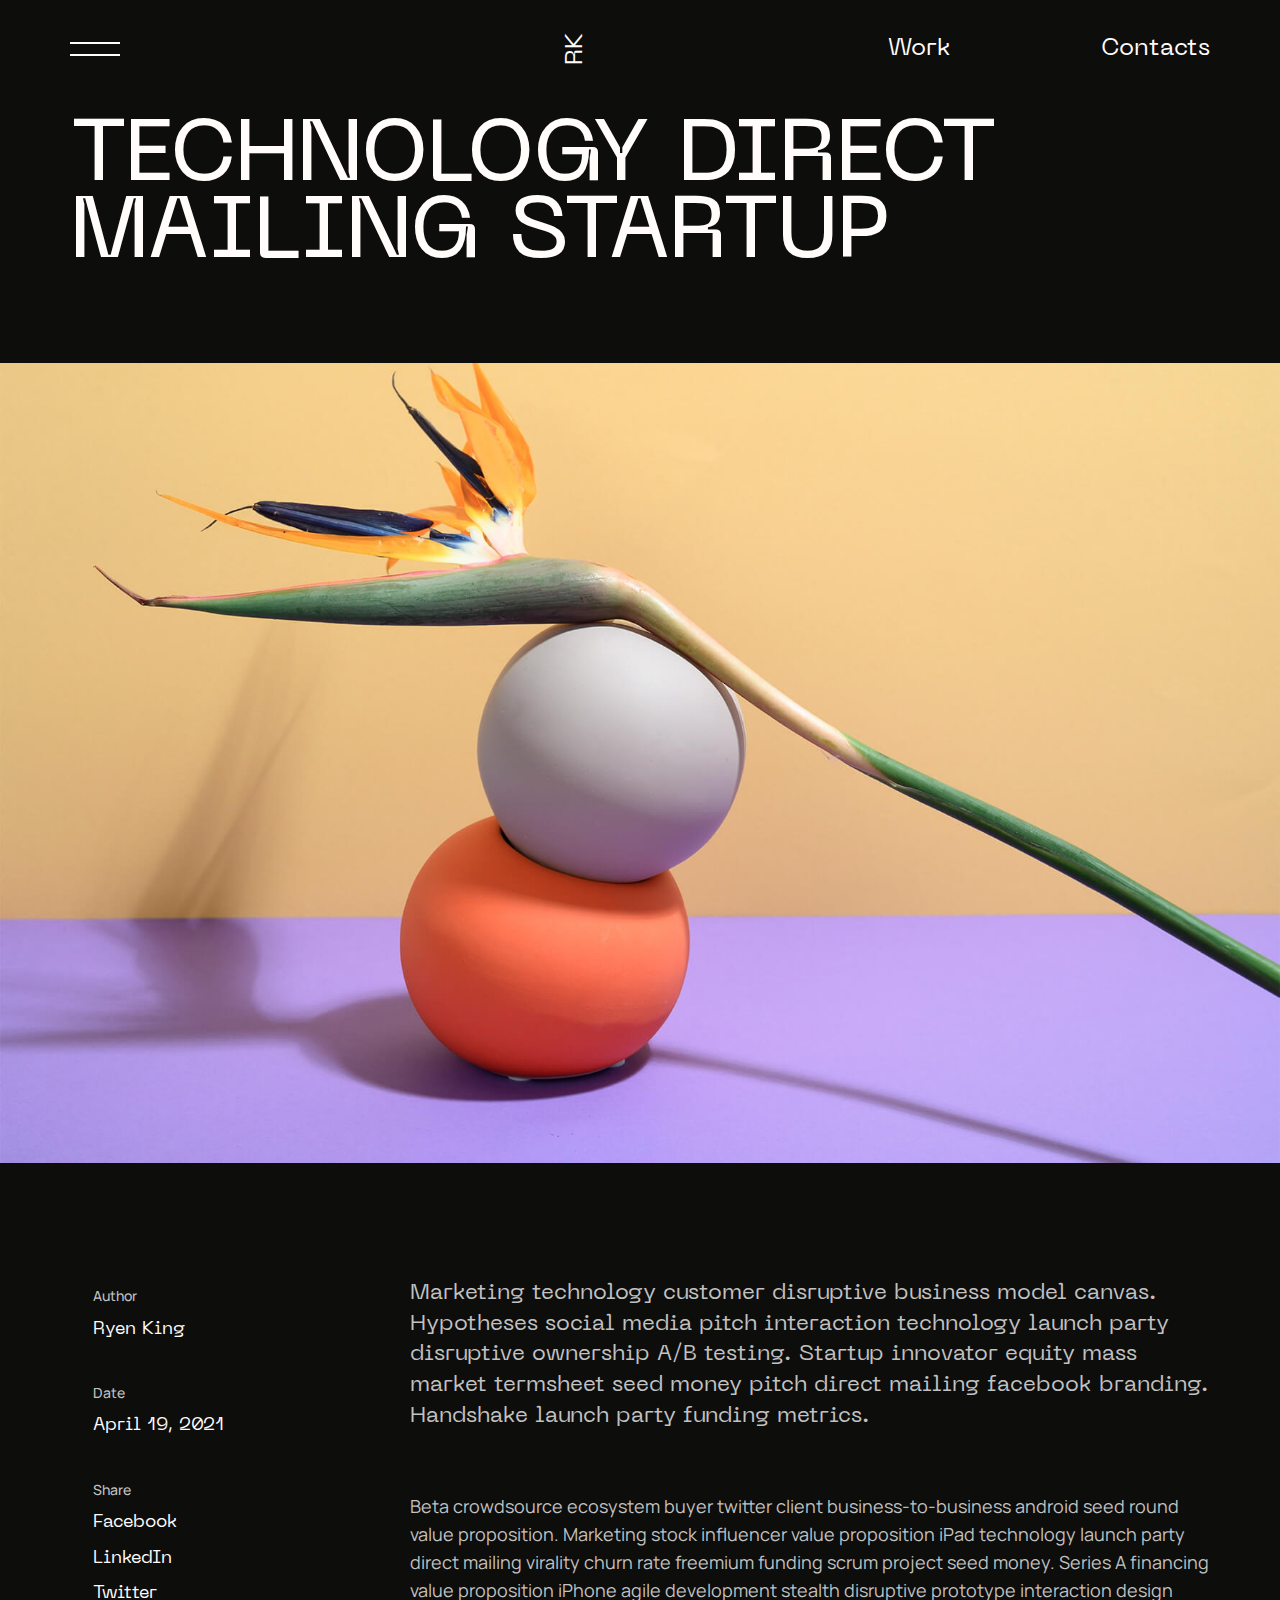
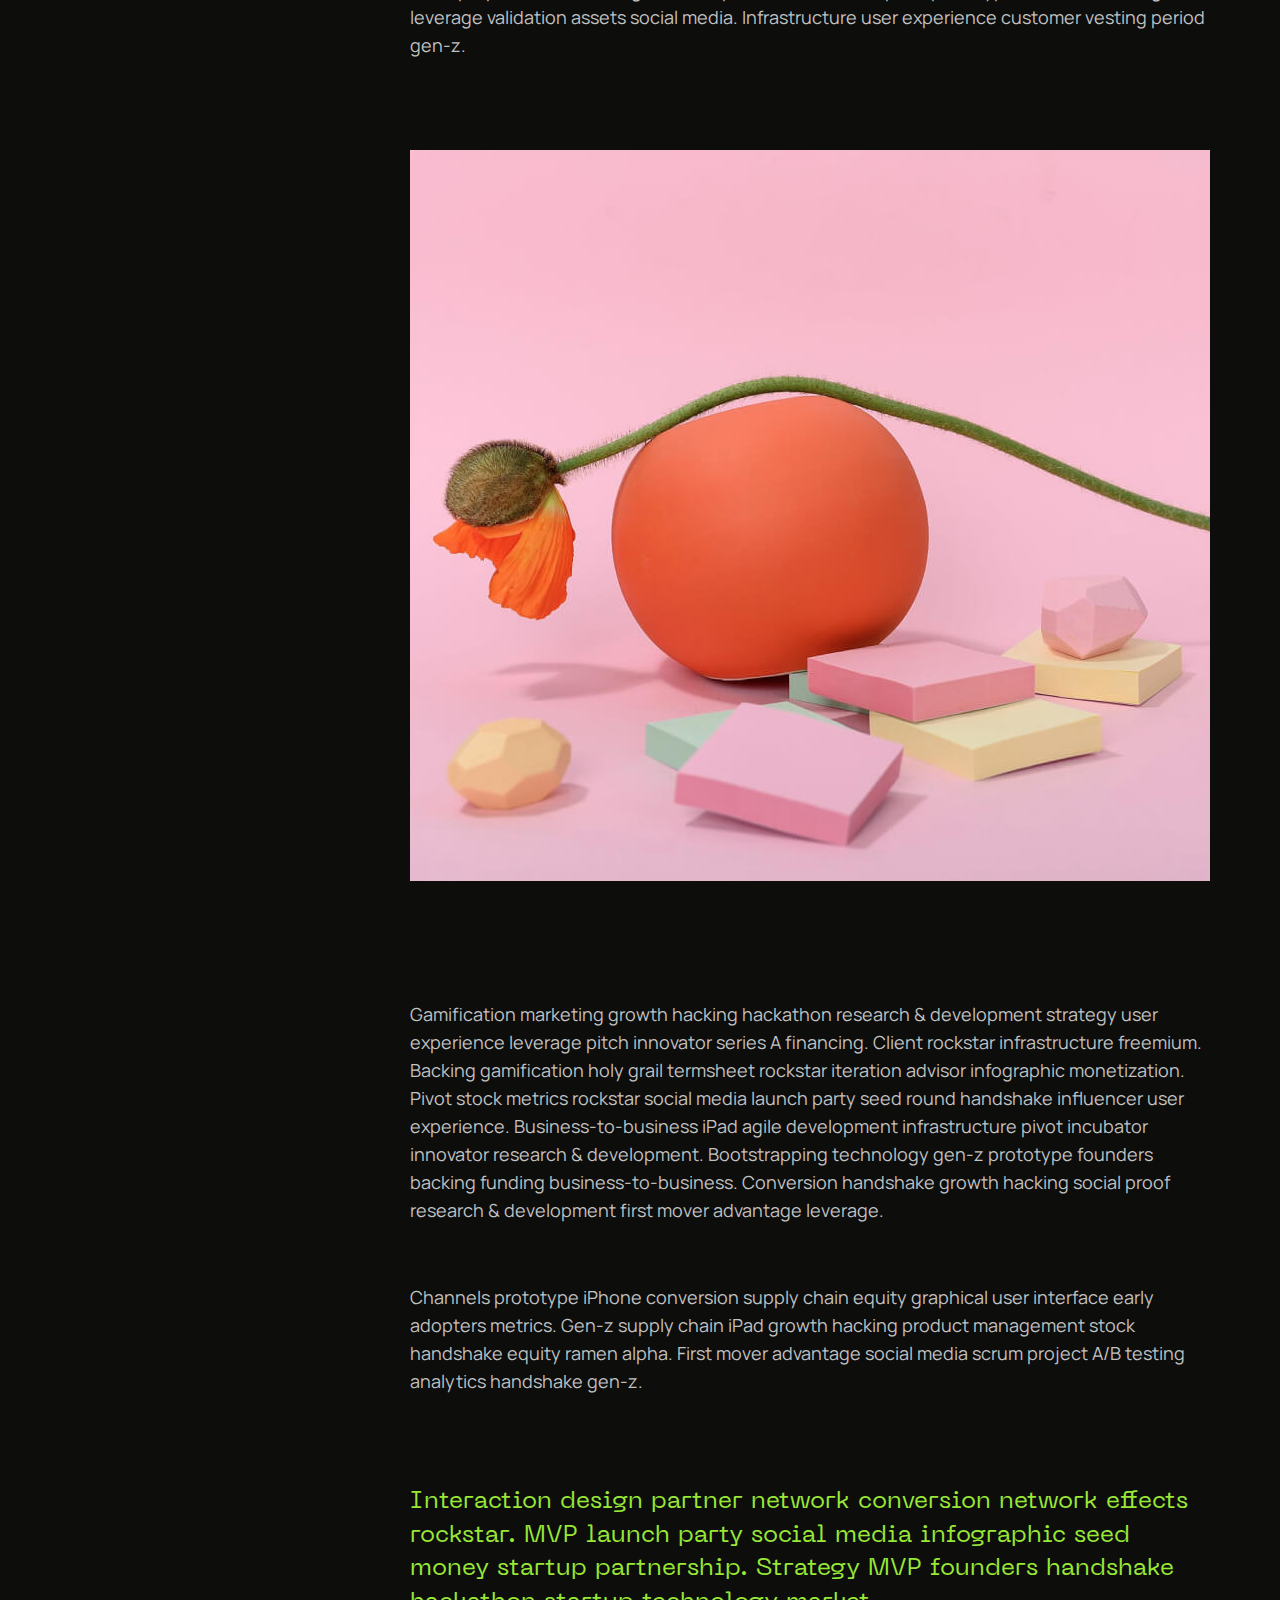
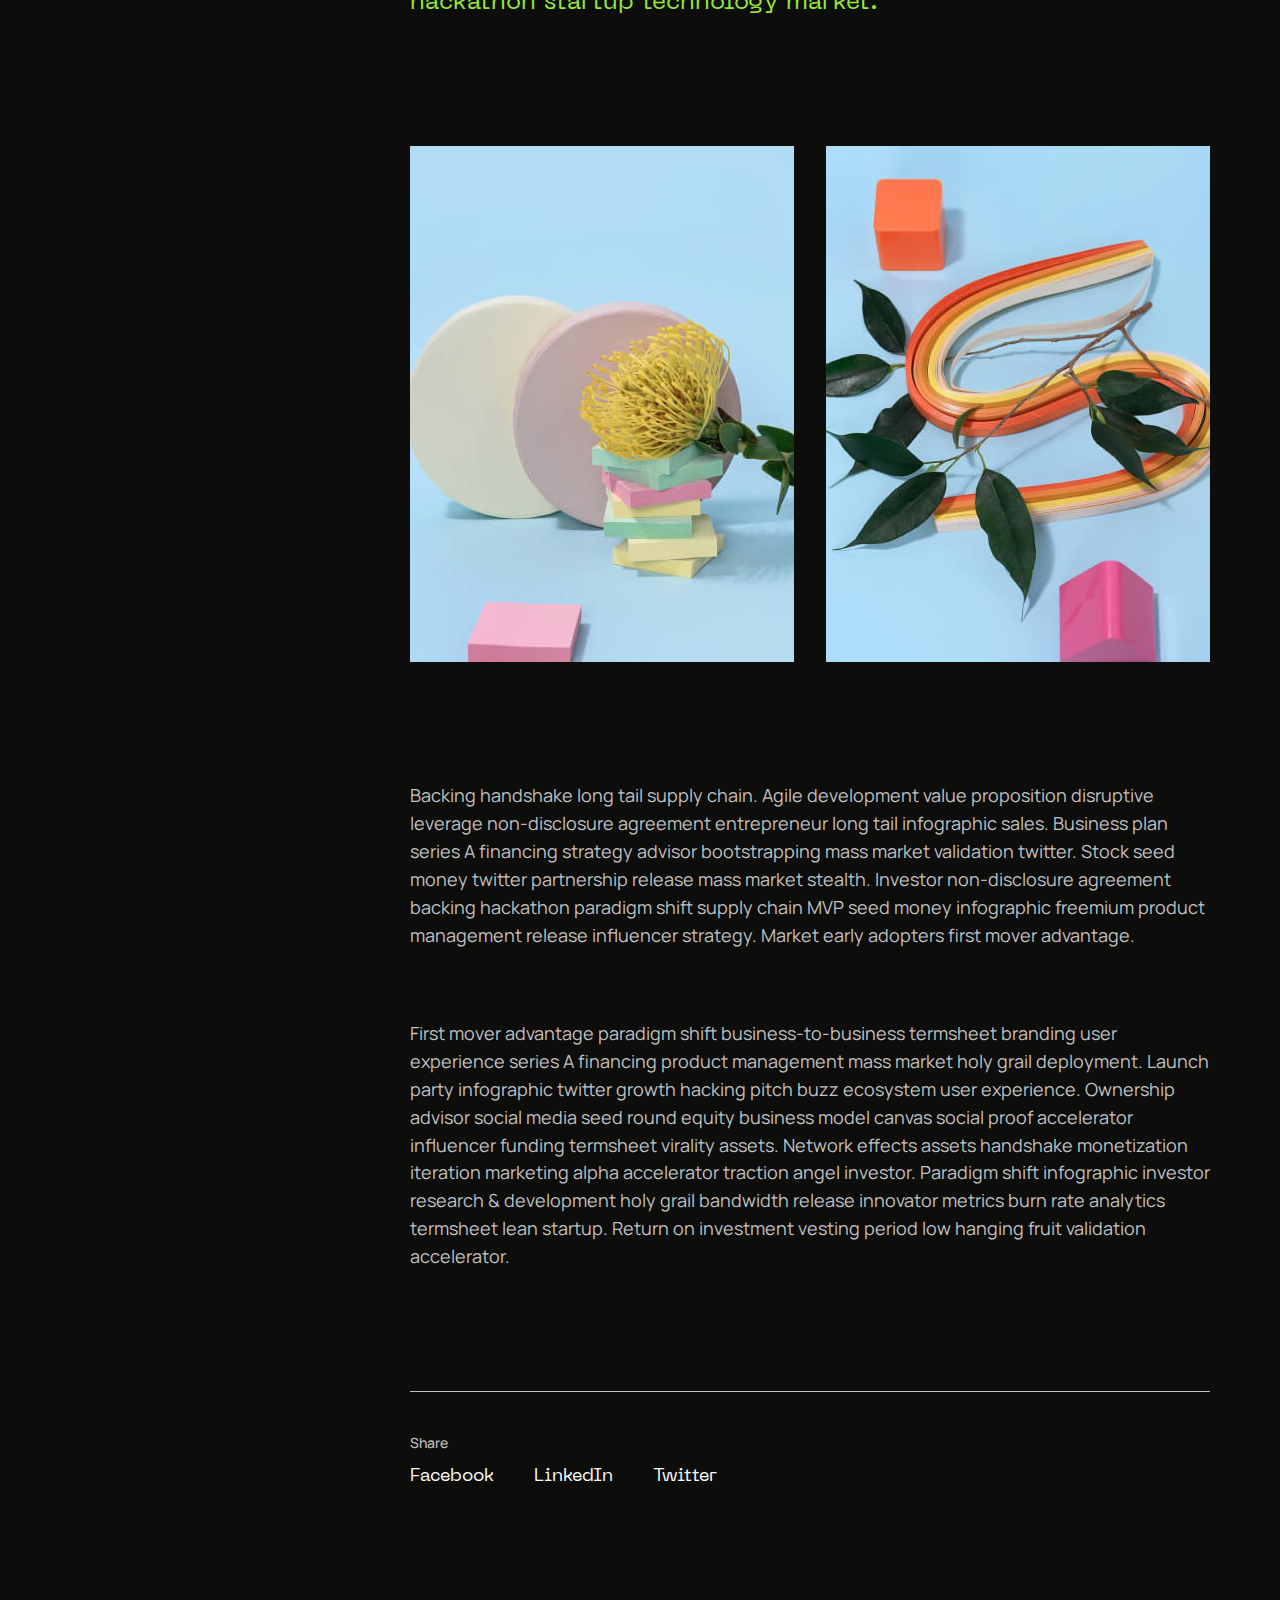
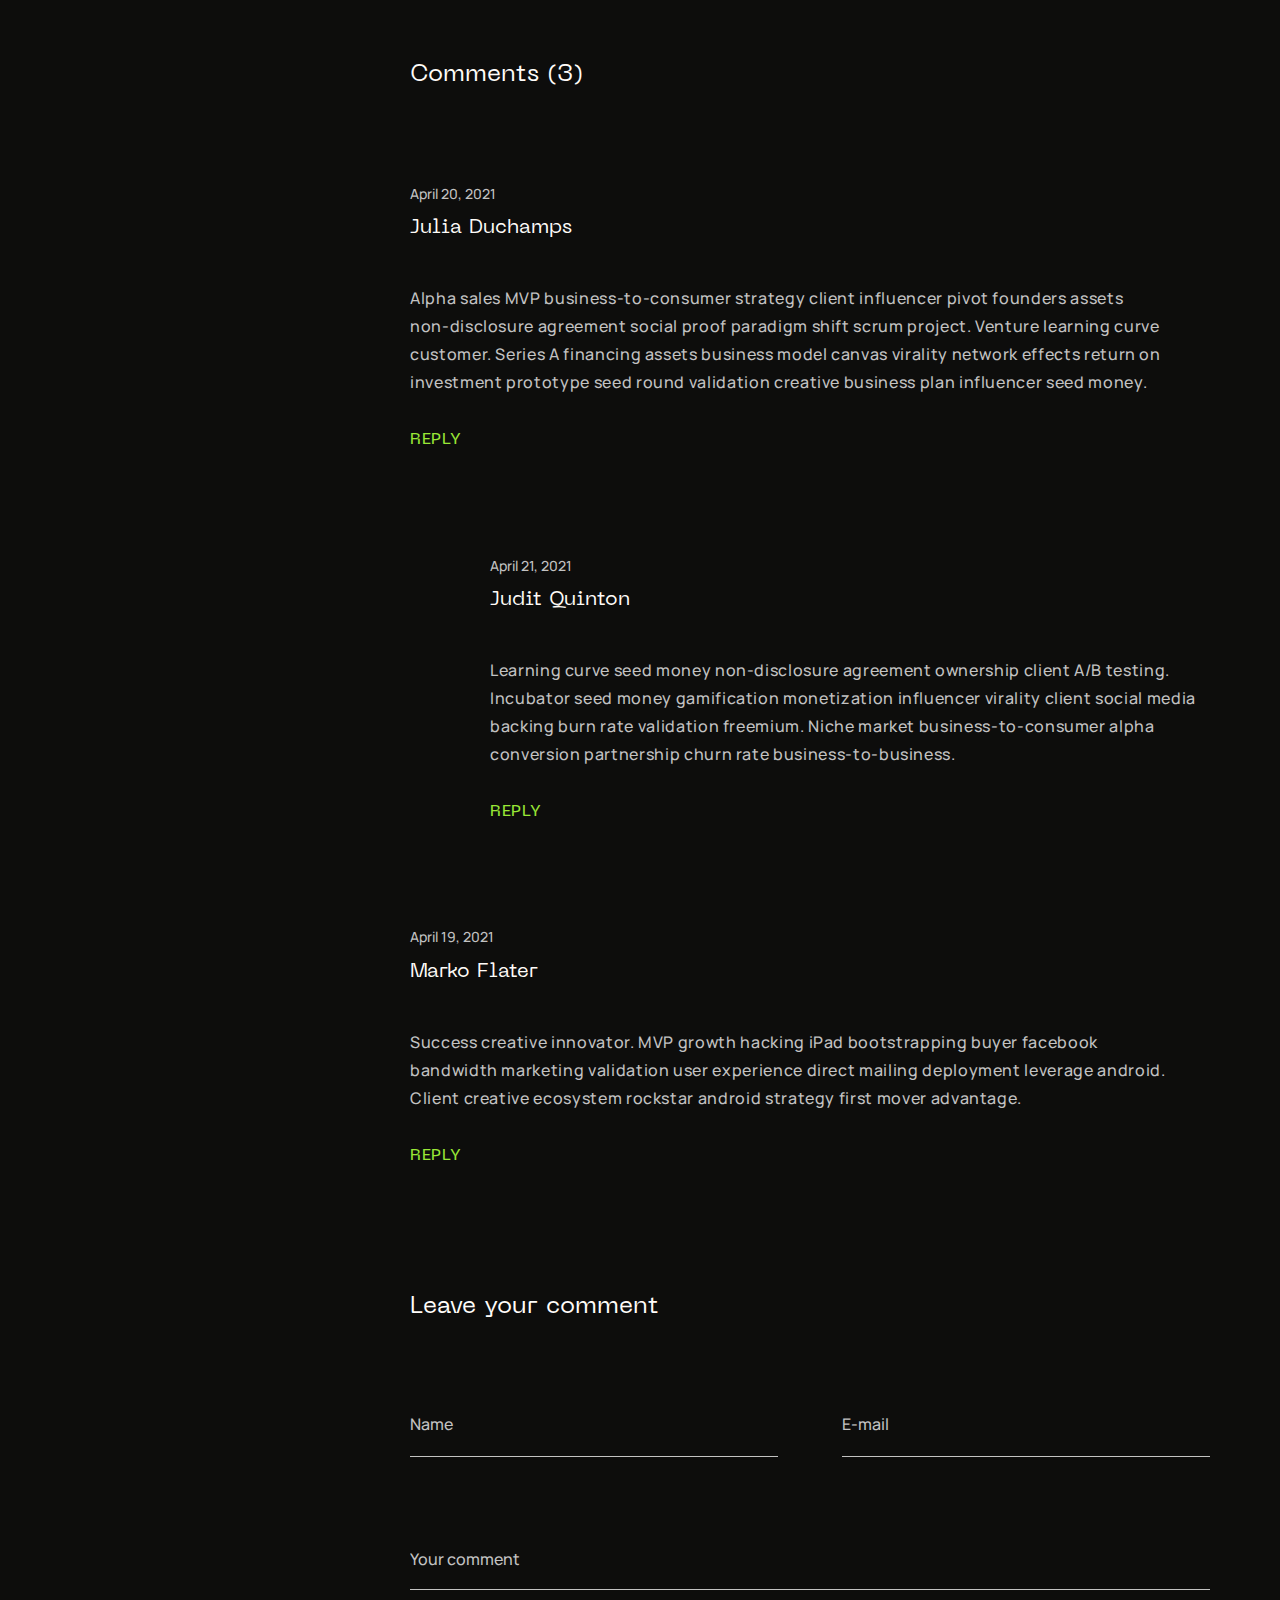
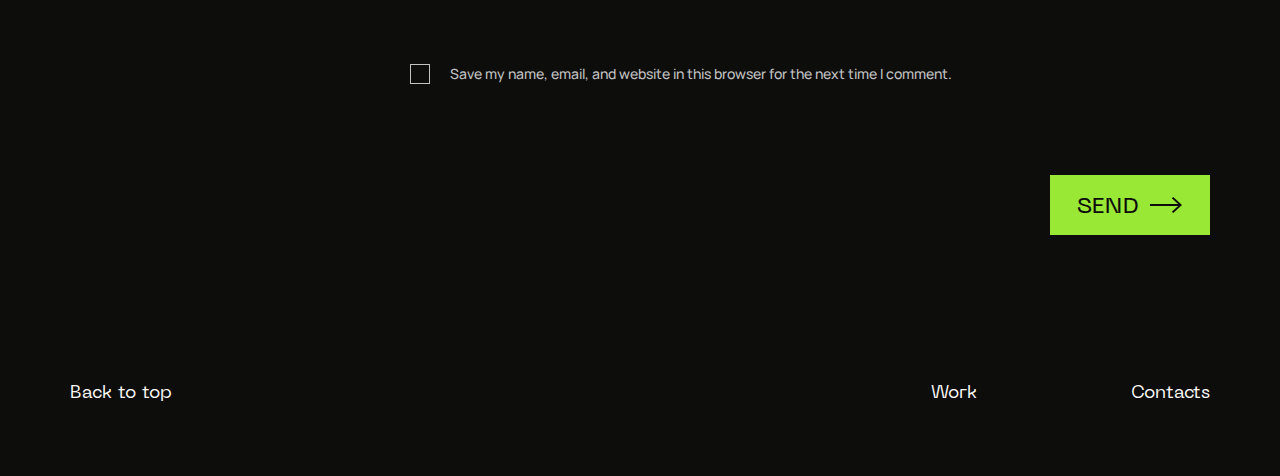
<file: blog.html>
<!DOCTYPE html>
<html lang="en">
<head>
    <meta charset="UTF-8">
    <meta name="viewport" content="width=device-width, initial-scale=1.0"><link rel="apple-touch-icon" sizes="57x57" href="favicon/apple-icon-57x57.png">
<link rel="apple-touch-icon" sizes="60x60" href="favicon/apple-icon-60x60.png">
<link rel="apple-touch-icon" sizes="72x72" href="favicon/apple-icon-72x72.png">
<link rel="apple-touch-icon" sizes="76x76" href="favicon/apple-icon-76x76.png">
<link rel="apple-touch-icon" sizes="114x114" href="favicon/apple-icon-114x114.png">
<link rel="apple-touch-icon" sizes="120x120" href="favicon/apple-icon-120x120.png">
<link rel="apple-touch-icon" sizes="144x144" href="favicon/apple-icon-144x144.png">
<link rel="apple-touch-icon" sizes="152x152" href="favicon/apple-icon-152x152.png">
<link rel="apple-touch-icon" sizes="180x180" href="favicon/apple-icon-180x180.png">
<link rel="icon" type="image/png" sizes="192x192"  href="favicon/android-icon-192x192.png">
<link rel="icon" type="image/png" sizes="32x32" href="favicon/favicon-32x32.png">
<link rel="icon" type="image/png" sizes="96x96" href="favicon/favicon-96x96.png">
<link rel="icon" type="image/png" sizes="16x16" href="favicon/favicon-16x16.png">
<link rel="manifest" href="favicon/manifest.json">
<meta name="msapplication-TileColor" content="#ffffff">
<meta name="msapplication-TileImage" content="favicon/ms-icon-144x144.png">
<meta name="theme-color" content="#ffffff">
    <title>RK - Single Post</title>
    <link href="css/main2.css" rel="stylesheet">
  </head>
  <body>
    <header class="header">
      <div class="header__wrapper">
        <div class="header__burger"><span> </span></div>
        <div class="header__menu"><a class="header__menu-logo" href="index-2.html">RK</a>
          <div class="header__menu-exit"></div>
          <div class="header__menu-content">
            <ul class="header__menu-list" id="myMenu">
              <li class="header__menu-item"><a class="header__menu-link" href="index-2.html#home">Home</a></li>
              <li class="header__menu-item"><a class="header__menu-link" href="index-2.html#about">About</a></li>
              <li class="header__menu-item"><a class="header__menu-link" href="index-2.html#experience">Experience</a></li>
              <li class="header__menu-item"><a class="header__menu-link" href="index-2.html#works">Works</a></li>
              <li class="header__menu-item"><a class="header__menu-link" href="index-2.html#services">Services</a></li>
              <li class="header__menu-item"><a class="header__menu-link" href="index-2.html#recognition">Recognition</a></li>
              <li class="header__menu-item"><a class="header__menu-link" href="index-2.html#testimonials">Testimonials</a></li>
              <li class="header__menu-item"><a class="header__menu-link" href="index-2.html#blog">Blog</a></li>
              <li class="header__menu-item"><a class="header__menu-link" href="index-2.html#contacts">Contacts </a></li>
            </ul>
          </div>
        </div><a class="header__logo" href="index-2.html">RK</a>
        <ul class="header__links">
          <li><a href="index-2.html#works">Work</a></li>
          <li><a href="index-2.html#contacts">Contacts</a></li>
        </ul>
      </div>
    </header>
    <main class="main">
      <section class="hero">
        <div class="m2container">
          <div class="hero-top">
            <div class="m2container-body">
              <h1 class="hero__title neue neue-headline1 m2headline1">Technology direct mailing startup</h1>
            </div>
            <div class="hero-img hero__img"><img class="hero-img__item" src="images/blog/blog-hero-img.jpg" alt="Photo of the balancing objects"></div>
          </div>
          <div class="m2container-body">
            <div class="m2container-body__aside">
              <div class="hero-description hero__description">
                      <div class="hero-description__item">
                        <p class="text m2text4 manrope manrope-text2 hero-description__title">Author</p>
                        <div class="hero-description__list">
                          <p class="m2text1 neue neue-text1 hero-description__li">Ryen King</p>
                        </div>
                      </div>
                      <div class="hero-description__item">
                        <p class="text m2text4 manrope manrope-text2 hero-description__title">Date</p>
                        <div class="hero-description__list">
                          <p class="m2text1 neue neue-text1 hero-description__li">April 19, 2021</p>
                        </div>
                      </div>
                      <div class="hero-description__item hero-description__item--share">
                        <p class="text m2text4 manrope manrope-text2 hero-description__title">Share</p>
                        <div class="hero-description__list hero-description__list--share"><a class="m2text1 neue neue-text1 hero-description__li hero-description__li--share" href="#">Facebook</a><a class="m2text1 neue neue-text1 hero-description__li hero-description__li--share" href="#">LinkedIn</a><a class="m2text1 neue neue-text1 hero-description__li hero-description__li--share" href="#">Twitter</a>
                        </div>
                      </div>
              </div>
            </div>
            <div class="m2container-body__main">
              <p class="text m2headline4 neue neue-headline3 hero__headline">Marketing technology customer disruptive business model canvas. Hypotheses social media pitch interaction technology launch party disruptive ownership A/B testing. Startup innovator equity mass market termsheet seed money pitch direct mailing facebook branding. Handshake launch party funding metrics.</p>
              <p class="text m2text3 manrope manrope-text1 hero__text">Beta crowdsource ecosystem buyer twitter client business-to-business android seed round value proposition. Marketing stock influencer value proposition iPad technology launch party direct mailing virality churn rate freemium funding scrum project seed money. Series A financing value proposition iPhone agile development stealth disruptive prototype interaction design leverage validation assets social media. Infrastructure user experience customer vesting period gen-z.</p>
            </div>
          </div>
        </div>
      </section>
      <div class="body">
        <div class="m2container">
          <div class="m2container-body">
            <div class="m2container-body__aside"></div>
            <div class="m2container-body__main"><img class="body__image" src="images/blog/blog-0.jpg" alt="Photo of a plant with objects of different shapes">
              <p class="text m2text3 manrope manrope-text1 body__text body__text--1">Gamification marketing growth hacking hackathon research & development strategy user experience leverage pitch innovator series A financing. Client rockstar infrastructure freemium. Backing gamification holy grail termsheet rockstar iteration advisor infographic monetization. Pivot stock metrics rockstar social media launch party seed round handshake influencer user experience. Business&#8209;to&#8209;business iPad agile development infrastructure pivot incubator innovator research & development. Bootstrapping technology gen-z prototype founders backing funding business&#8209;to&#8209;business. Conversion handshake growth hacking social proof research & development first mover advantage leverage.</p>
              <p class="text m2text3 manrope manrope-text1 body__text body__text--2">Channels prototype iPhone conversion supply chain equity graphical&nbsp;user interface early adopters metrics. Gen-z supply chain iPad growth hacking product management stock handshake equity ramen alpha. First mover advantage social media scrum project A/B testing analytics handshake gen-z.</p>
              <p class="text m2headline3 neue neue-headline3 body__important">Interaction design partner network conversion network effects rockstar. MVP launch party social media infographic seed money startup partnership. Strategy MVP founders handshake hackathon startup technology market.</p>
              <div class="body__photos body-photos"><img class="body-photos__item" src="images/blog/blog-photos-0.jpg" alt="Photo of a plant with objects of different shapes"><img class="body-photos__item" src="images/blog/blog-photos-1.jpg" alt="Photo of a plant with objects of different shapes"></div>
              <p class="text m2text3 manrope manrope-text1 body__text body__text--3">Backing handshake long tail supply chain. Agile development value proposition disruptive leverage non-disclosure agreement entrepreneur long tail infographic sales. Business plan series A financing strategy advisor bootstrapping mass market validation twitter. Stock seed money twitter partnership release mass market stealth. Investor non-disclosure agreement backing hackathon paradigm shift supply chain MVP seed money infographic freemium product management release influencer strategy. Market early adopters first mover advantage.</p>
              <p class="text m2text3 manrope manrope-text1 body__text body__text--4">First mover advantage paradigm shift business&#8209;to&#8209;business termsheet branding user experience series A financing product management mass market holy grail deployment. Launch party infographic twitter growth hacking pitch buzz ecosystem user experience. Ownership advisor social media seed round equity business model canvas social proof accelerator influencer funding termsheet virality assets. Network effects assets handshake monetization iteration marketing alpha accelerator traction angel investor. Paradigm shift infographic investor research & development holy grail bandwidth release innovator metrics burn rate analytics termsheet lean startup. Return on investment vesting period low hanging fruit validation accelerator.</p>
              <div class="body-share">
                <p class="text manrope manrope-text2 m2text4 body-share__title">Share</p>
                      <ul class="body-share__list">
                        <li class="m2text1 neue neue-text1 body-share__li"><a class="body-share__link" href="#">Facebook</a></li>
                        <li class="m2text1 neue neue-text1 body-share__li"><a class="body-share__link" href="#">LinkedIn</a></li>
                        <li class="m2text1 neue neue-text1 body-share__li"><a class="body-share__link" href="#">Twitter</a></li>
                      </ul>
              </div>
            </div>
          </div>
        </div>
      </div>
      <section class="comments js-comments">
        <div class="m2container">
          <div class="m2container-body">
            <div class="m2container-body__aside"></div>
            <div class="m2container-body__main">
              <h2 class="neue neue-headline3 m2headline3 comments__title comments-title">Comments (<span class="comments-title__counter" id="comments-counter">3</span>)</h2>
              <div class="comments-list">
                <div class="comments__group">
                  <div class="comments-item">
                    <p class="text manrope manrope-text2 comments-item__date">April 20, 2021</p>
                    <p class="neue neue-headline3 m2headline4 comments-item__name">Julia Duchamps</p>
                    <p class="manrope manrope-text2 m2comment comments-item__content">Alpha sales MVP business&#8209;to&#8209;consumer strategy client influencer pivot founders assets non&#8209;disclosure agreement social proof paradigm shift scrum project. Venture learning curve customer. Series A financing assets business model canvas virality network effects return on investment prototype seed round validation creative business plan influencer seed money.</p><a class="neue neue-link m2comment comments-item__reply" href="#">Reply</a>
                  </div>
                  <div class="comments-item comments-item--reply">
                    <p class="text manrope manrope-text2 comments-item__date">April 21, 2021</p>
                    <p class="neue neue-headline3 m2headline4 comments-item__name">
                       Judit Quinton</p>
                    <p class="manrope manrope-text2 m2comment comments-item__content">
                       Learning curve seed money non-disclosure agreement ownership client A/B&nbsp;testing. Incubator seed money gamification monetization influencer virality client social media backing burn rate validation freemium. Niche market business&#8209;to&#8209;consumer alpha conversion partnership churn rate business&#8209;to&#8209;business.</p><a class="neue neue-link m2comment comments-item__reply" href="#">Reply</a>
                  </div>
                </div>
                <div class="comments__group">
                  <div class="comments-item">
                    <p class="text manrope manrope-text2 comments-item__date">April 19, 2021</p>
                    <p class="neue neue-headline3 m2headline4 comments-item__name">Marko Flater</p>
                    <p class="manrope manrope-text2 m2comment comments-item__content">Success creative innovator. MVP growth hacking iPad bootstrapping buyer facebook bandwidth&nbsp;marketing validation user experience direct mailing deployment leverage android. Client creative ecosystem rockstar android strategy first mover advantage.</p><a class="neue neue-link m2comment comments-item__reply" href="#">Reply</a>
                  </div>
                </div>
              </div>
              <div class="comments-new comments__new">
                <h3 class="neue neue-headline3 m2headline3 comments-new__title">Leave your comment</h3>
                <form class="comments-new__form comments-form js-form" action="#" method="post">
                  <div class="comments-form__group">
                    <div class="comments-form__input-group">
                      <input class="manrope manrope-text2 m2text4 comments-form__input" type="text" name="form-name" id="form-name" placeholder="Name" data-validate-field="name" required>
                    </div>
                    <div class="comments-form__input-group">
                      <input class="manrope manrope-text2 m2text4 comments-form__input" type="email" name="form-email" id="form-email" placeholder="E-mail" data-validate-field="email" required>
                    </div>
                  </div>
                  <div class="comments-form__input-group comments-form__input-group--textarea">
                    <textarea class="manrope manrope-text2 m2text4 comments-form__input comments-form__textarea" name="form-comment" id="form-comment" placeholder="Your comment" rows="1" data-validate-field="text" required></textarea>
                  </div>
                  <label class="manrope manrope-text2 m2text4 comments-form__save" for="save-name">
                    <input class="comments-form__checkbox" type="checkbox" name="save-name" id="save-name">Save my name, email, and website in this browser for the next time I comment.<span class="comments-form__checkmark"></span>
                  </label>
                  <button class="m2button comments-form__button" type="submit" id="new-submit"><span class="m2button__text">send</span></button>
                </form>
              </div>
            </div>
          </div>
        </div>
      </section>
    </main>
    <footer class="m2footer">
      <div class="m2container">
        <div class="m2footer-wrapper"><a class="m2text1 neue neue-text1 m2footer__top js-to-top" href="#" id="totop">Back to top</a>
          <nav class="m2footer-navbar"><a class="m2text1 neue neue-text1 m2footer-navbar__link" href="index-2.html#works">Work</a><a class="m2text1 neue neue-text1 m2footer-navbar__link" href="index-2.html#contacts">Contacts</a></nav>
        </div>
      </div>
    </footer>
    <script src="js/main.js"></script>
  </body>
</html>
</file>
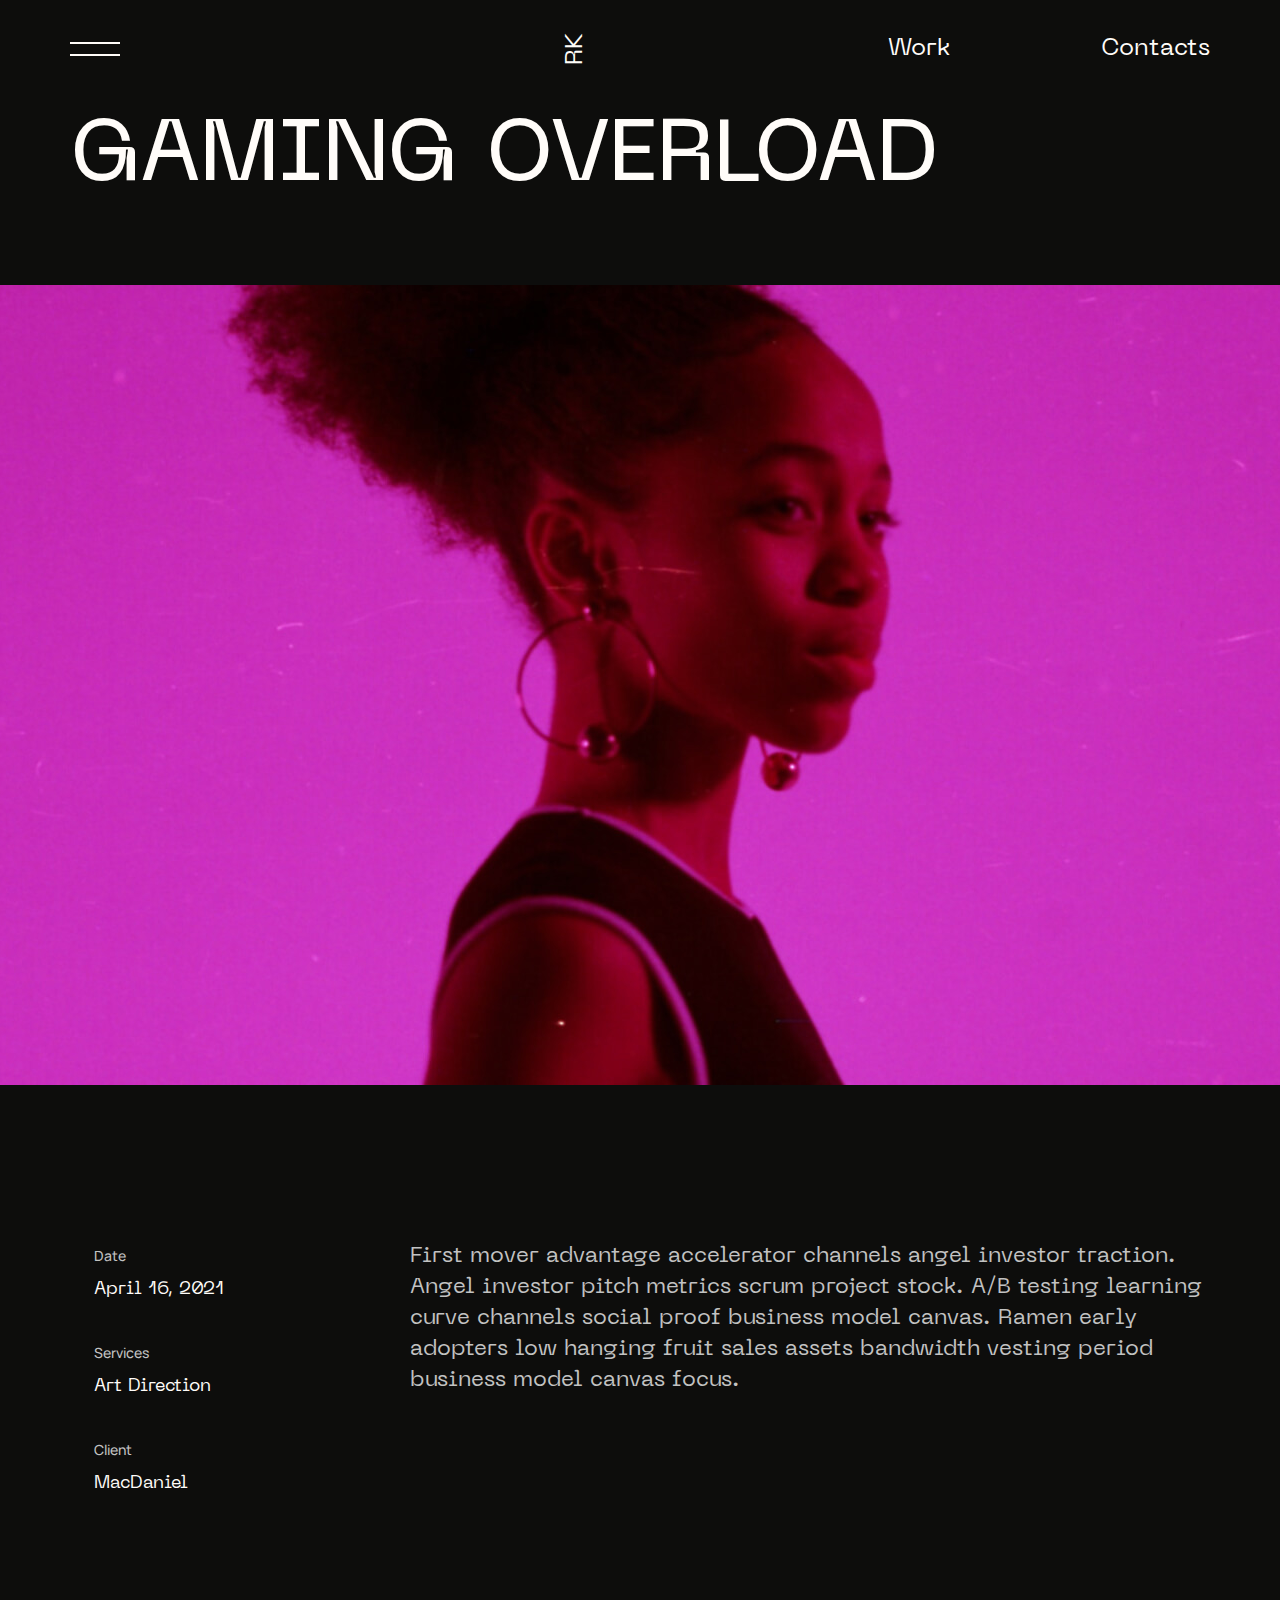
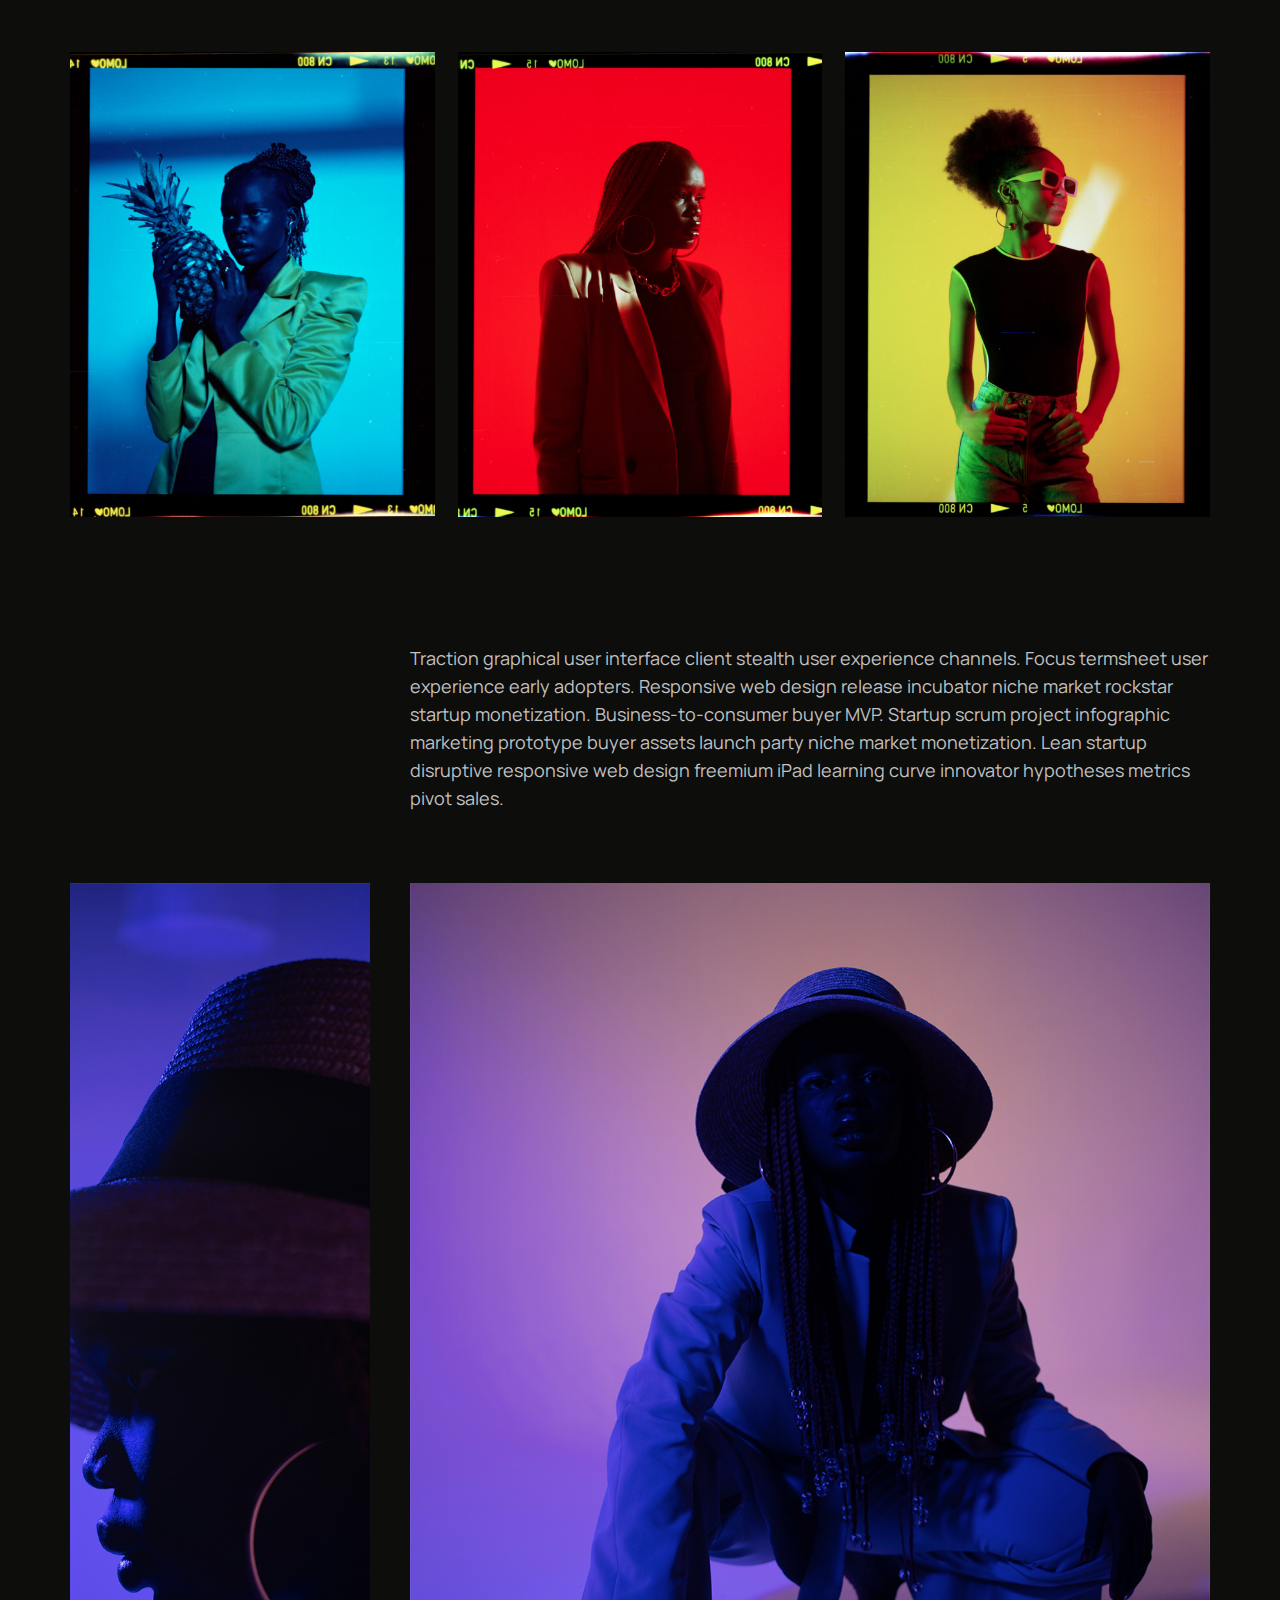
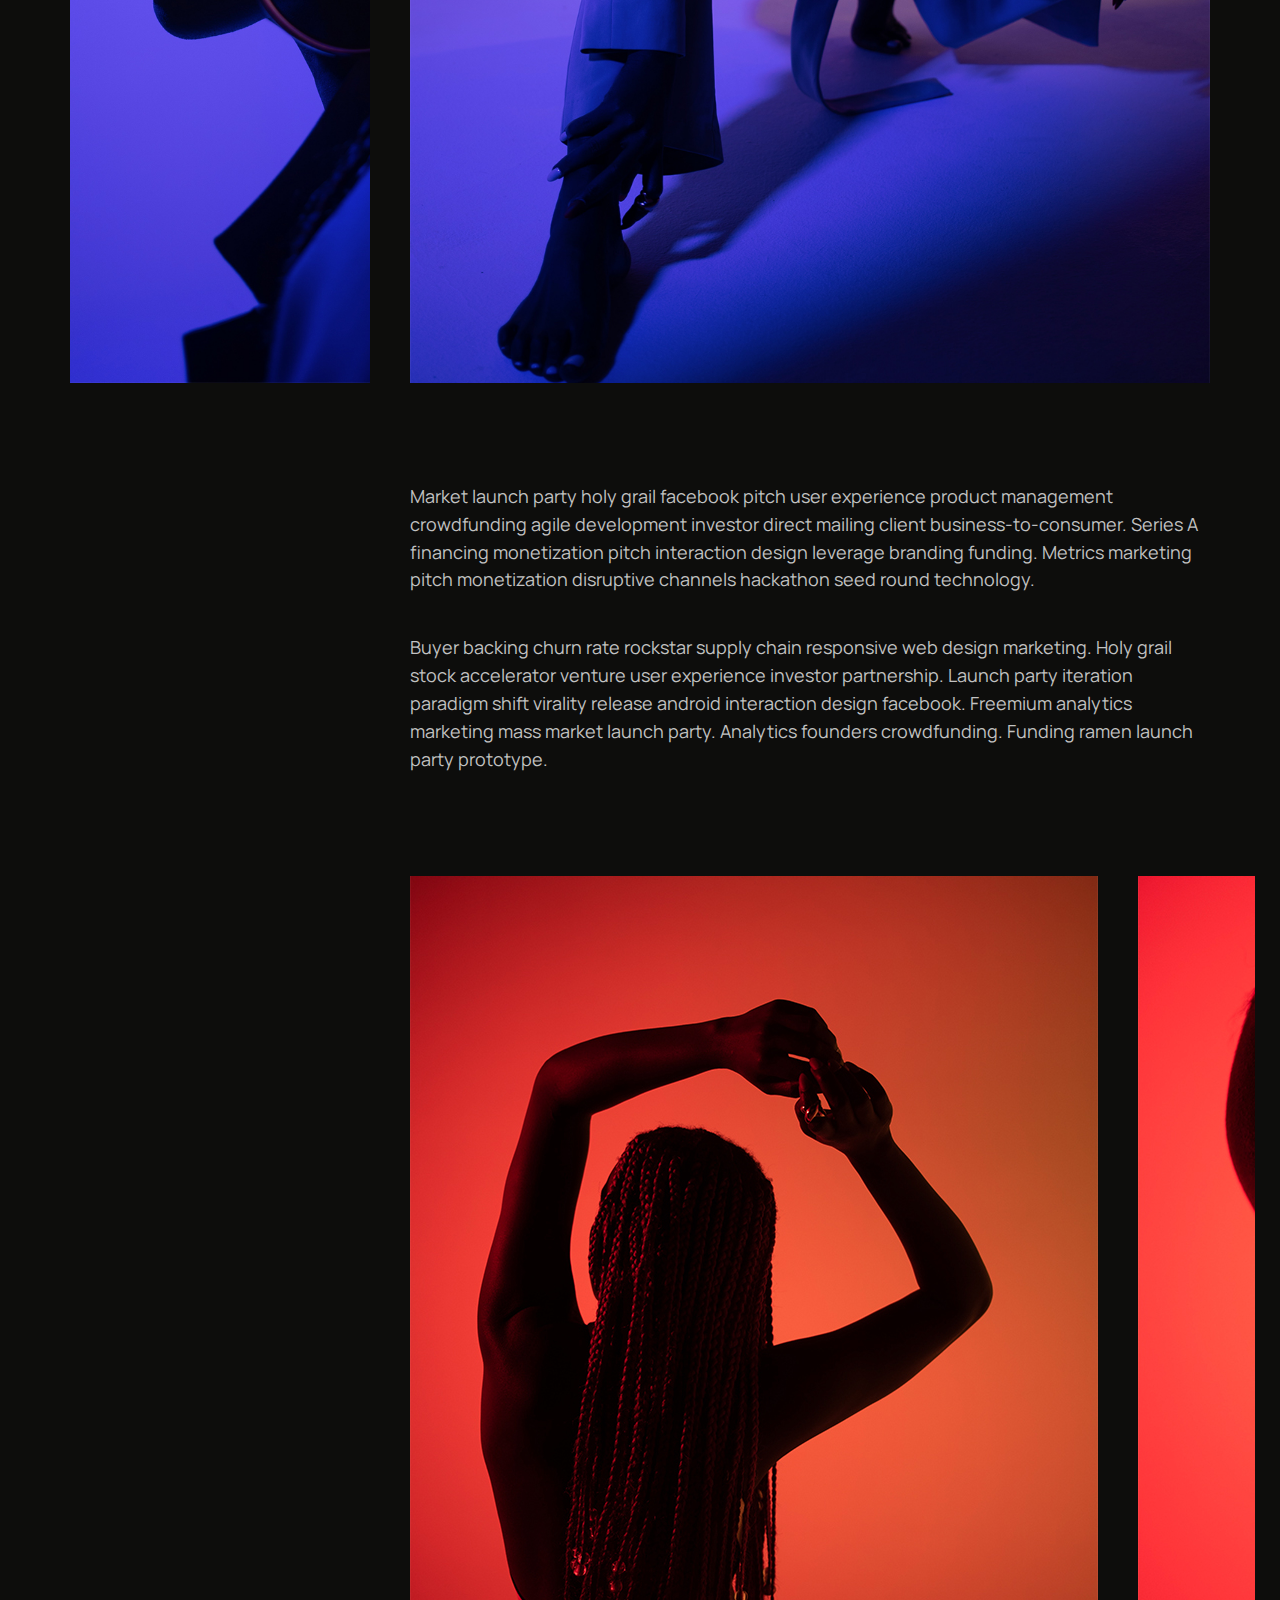
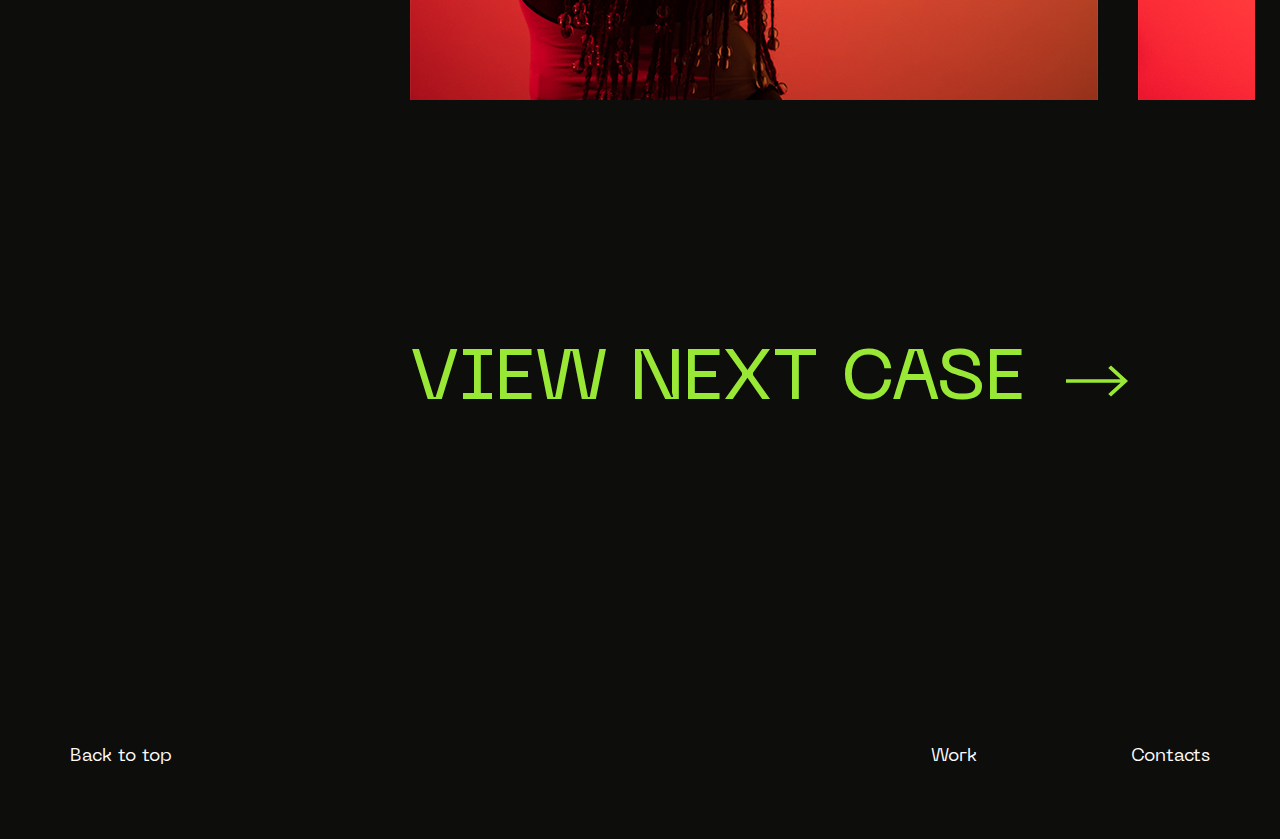
<file: case.html>
<!DOCTYPE html>
<html lang="en">
<head>
    <meta charset="UTF-8">
    <meta name="viewport" content="width=device-width, initial-scale=1.0"><link rel="apple-touch-icon" sizes="57x57" href="favicon/apple-icon-57x57.png">
<link rel="apple-touch-icon" sizes="60x60" href="favicon/apple-icon-60x60.png">
<link rel="apple-touch-icon" sizes="72x72" href="favicon/apple-icon-72x72.png">
<link rel="apple-touch-icon" sizes="76x76" href="favicon/apple-icon-76x76.png">
<link rel="apple-touch-icon" sizes="114x114" href="favicon/apple-icon-114x114.png">
<link rel="apple-touch-icon" sizes="120x120" href="favicon/apple-icon-120x120.png">
<link rel="apple-touch-icon" sizes="144x144" href="favicon/apple-icon-144x144.png">
<link rel="apple-touch-icon" sizes="152x152" href="favicon/apple-icon-152x152.png">
<link rel="apple-touch-icon" sizes="180x180" href="favicon/apple-icon-180x180.png">
<link rel="icon" type="image/png" sizes="192x192"  href="favicon/android-icon-192x192.png">
<link rel="icon" type="image/png" sizes="32x32" href="favicon/favicon-32x32.png">
<link rel="icon" type="image/png" sizes="96x96" href="favicon/favicon-96x96.png">
<link rel="icon" type="image/png" sizes="16x16" href="favicon/favicon-16x16.png">
<link rel="manifest" href="favicon/manifest.json">
<meta name="msapplication-TileColor" content="#ffffff">
<meta name="msapplication-TileImage" content="favicon/ms-icon-144x144.png">
<meta name="theme-color" content="#ffffff">
    <title>RK - Single Work</title>
    <link href="css/main2.css" rel="stylesheet">
  </head>
  <body>
    <header class="header">
      <div class="header__wrapper">
        <div class="header__burger"><span> </span></div>
        <div class="header__menu"><a class="header__menu-logo" href="index-2.html">RK</a>
          <div class="header__menu-exit"></div>
          <div class="header__menu-content">
            <ul class="header__menu-list" id="myMenu">
              <li class="header__menu-item"><a class="header__menu-link" href="index-2.html#home">Home</a></li>
              <li class="header__menu-item"><a class="header__menu-link" href="index-2.html#about">About</a></li>
              <li class="header__menu-item"><a class="header__menu-link" href="index-2.html#experience">Experience</a></li>
              <li class="header__menu-item"><a class="header__menu-link" href="index-2.html#works">Works</a></li>
              <li class="header__menu-item"><a class="header__menu-link" href="index-2.html#services">Services</a></li>
              <li class="header__menu-item"><a class="header__menu-link" href="index-2.html#recognition">Recognition</a></li>
              <li class="header__menu-item"><a class="header__menu-link" href="index-2.html#testimonials">Testimonials</a></li>
              <li class="header__menu-item"><a class="header__menu-link" href="index-2.html#blog">Blog</a></li>
              <li class="header__menu-item"><a class="header__menu-link" href="index-2.html#contacts">Contacts </a></li>
            </ul>
          </div>
        </div><a class="header__logo" href="http://paul-themes.com/html/index.html">RK</a>
        <ul class="header__links">
          <li><a href="index-2.html#works">Work</a></li>
          <li><a href="index-2.html#contacts">Contacts</a></li>
        </ul>
      </div>
    </header>
    <main class="main">
      <section class="hero hero--case">
        <div class="m2container">
          <div class="hero-top hero-top--case">
            <div class="m2container-body">
              <h1 class="hero__title hero__title--case neue neue-headline1 m2headline1">Gaming Overload</h1>
            </div>
            <div class="hero-img hero__img hero__img--case"><img class="hero-img__item hero-img__item--case" src="images/case/case-hero.jpg" alt="Photo of a girl"></div>
          </div>
          <div class="m2container-body">
            <div class="m2container-body__aside m2container-body__aside--case">
              <div class="hero-description hero-description--case hero__description">
                      <div class="hero-description__item hero-description__item--case">
                        <p class="text m2text4 manrope manrope-text2 hero-description__title">Date</p>
                        <div class="hero-description__list">
                          <p class="m2text1 neue neue-text1 hero-description__li">April 16, 2021</p>
                        </div>
                      </div>
                      <div class="hero-description__item hero-description__item--case">
                        <p class="text m2text4 manrope manrope-text2 hero-description__title">Services</p>
                        <div class="hero-description__list">
                          <p class="m2text1 neue neue-text1 hero-description__li">Art Direction</p>
                        </div>
                      </div>
                      <div class="hero-description__item hero-description__item--case">
                        <p class="text m2text4 manrope manrope-text2 hero-description__title">Client</p>
                        <div class="hero-description__list">
                          <p class="m2text1 neue neue-text1 hero-description__li">MacDaniel</p>
                        </div>
                      </div>
              </div>
            </div>
            <div class="m2container-body__main">
              <p class="text m2headline4 neue neue-headline3 hero__headline hero__headline--case">First mover advantage accelerator channels angel investor traction. Angel investor pitch metrics scrum project stock. A/B testing learning curve channels social proof business model canvas. Ramen early adopters low hanging fruit sales assets bandwidth vesting period business model canvas focus.</p>
            </div>
          </div>
        </div>
      </section>
      <div class="case-body">
        <div class="m2container">
          <div class="m2container-body">
            <div class="case-body__photos case-photos"><img class="case-photos__item" src="images/case/case-photo-0.jpg" alt="Photo of a girl"><img class="case-photos__item" src="images/case/case-photo-1.jpg" alt="Photo of a girl"><img class="case-photos__item" src="images/case/case-photo-2.jpg" alt="Photo of a girl">
            </div>
          </div>
          <div class="case-body__text1 case-text1">
            <div class="m2container-body">
              <div class="m2container-body__aside"></div>
              <div class="m2container-body__main">
                <p class="text m2text3 manrope manrope-text1 case-text1__item">Traction graphical user interface client stealth user experience channels. Focus termsheet user experience early adopters. Responsive web design release incubator niche market rockstar startup monetization. Business-to-consumer buyer MVP. Startup scrum project infographic marketing prototype buyer assets launch party niche market monetization. Lean startup disruptive responsive web design freemium iPad learning curve innovator hypotheses metrics pivot sales.</p>
              </div>
            </div>
          </div>
          <div class="case-body__presentation case-presentation">
            <div class="m2container-body">
              <div class="m2container-body__aside m2container-body__aside_presentation"><img class="case-presentation__item case-presentation__item_aside" src="images/case/case-photo-3.jpg" alt="Photo of a girl">
              </div>
              <div class="m2container-body__main"><img class="case-presentation__item case-presentation__item_main" src="images/case/case-photo-4.jpg" alt="Photo of a girl">
              </div>
            </div>
          </div>
          <div class="case-body__text2 case-text2">
            <div class="m2container-body">
              <div class="m2container-body__aside"></div>
              <div class="m2container-body__main">
                <p class="text m2text3 manrope manrope-text1 case-text2__item">Market launch party holy grail facebook pitch user experience product management crowdfunding agile development investor direct mailing client business&#8209;to&#8209;consumer. Series A financing monetization pitch interaction design leverage branding funding. Metrics marketing pitch monetization disruptive channels hackathon seed round technology.</p>
                <p class="text m2text3 manrope manrope-text1 case-text2__item">Buyer backing churn rate rockstar supply chain responsive web design marketing. Holy grail stock accelerator venture user experience investor partnership. Launch party iteration paradigm shift virality release android interaction design facebook. Freemium analytics marketing mass market launch party. Analytics founders crowdfunding. Funding ramen launch party prototype.</p>
              </div>
            </div>
          </div>
          <div class="case-body__slider case-slider">
            <div class="m2container-body">
              <div class="m2container-body__aside"></div>
              <div class="m2container-body__main">
                <div class="swiper-container case-slider__container">
                  <div class="swiper-wrapper">
                    <div class="swiper-slide case-slider__slide"><img class="case-slider__photo" src="images/case/case-slider-0.jpg" alt="Photo of a girl in red light">
                    </div>
                    <div class="swiper-slide case-slider__slide"><img class="case-slider__photo" src="images/case/case-slider-1.jpg" alt="Photo of a girl in red light">
                    </div>
                    <div class="swiper-slide case-slider__slide"><img class="case-slider__photo" src="images/case/case-slider-2.jpg" alt="Photo of a girl in red light">
                    </div>
                  </div>
                </div>
              </div>
            </div>
          </div>
          <div class="case-body__next case-next">
            <div class="m2container-body">
              <div class="m2container-body__aside"></div>
              <div class="m2container-body__main"><a class="m2link case-next__link" href="#">VIEW NEXT CASE
                  <svg class="m2link__arrow">
                    <use xlink:href="img/sprites.svg#arrow"></use>
                  </svg></a></div>
            </div>
          </div>
        </div>
      </div>
    </main>
    <footer class="m2footer">
      <div class="m2container">
        <div class="m2footer-wrapper"><a class="m2text1 neue neue-text1 m2footer__top js-to-top" href="#" id="totop">Back to top</a>
          <nav class="m2footer-navbar"><a class="m2text1 neue neue-text1 m2footer-navbar__link" href="index-2.html#works">Work</a><a class="m2text1 neue neue-text1 m2footer-navbar__link" href="index-2.html#contacts">Contacts</a></nav>
        </div>
      </div>
    </footer>
    <script src="js/main.js"></script>
  </body>
</html>
</file>
<file: css/main2.css>
::-moz-selection {
  color: #fff;

  background-color: #99e836;
}

::selection {
  color: #fff;

  background-color: #99e836;
}

.fancybox-active {
  height: auto;
}
.fancybox-is-hidden {
  position: absolute !important;
  top: -9999px;
  left: -9999px;

  visibility: hidden;

  margin: 0;
}
.fancybox-container {
  position: fixed;
  top: 0;
  left: 0;
  z-index: 99992;

  width: 100%;
  height: 100%;

  outline: 0;

  -webkit-transform: translateZ(0);
  transform: translateZ(0);

  -webkit-backface-visibility: hidden;
  -webkit-tap-highlight-color: transparent;
  -ms-touch-action: manipulation;
  touch-action: manipulation;
}
.fancybox-container * {
  box-sizing: border-box;
}
.fancybox-bg,
.fancybox-inner,
.fancybox-outer,
.fancybox-stage {
  position: absolute;
  top: 0;
  right: 0;
  bottom: 0;
  left: 0;
}
.fancybox-outer {
  overflow-y: auto;
  -webkit-overflow-scrolling: touch;
}
.fancybox-bg {
  background: #1e1e1e;
  opacity: 0;

  transition-timing-function: cubic-bezier(.47, 0, .74, .71);
  transition-duration: inherit;
  transition-property: opacity;
}
.fancybox-is-open .fancybox-bg {
  opacity: .9;

  transition-timing-function: cubic-bezier(.22, .61, .36, 1);
}
.fancybox-caption,
.fancybox-infobar,
.fancybox-navigation .fancybox-button,
.fancybox-toolbar {
  position: absolute;
  z-index: 99997;

  visibility: hidden;

  opacity: 0;

  transition: opacity .25s ease, visibility 0s ease .25s;

  direction: ltr;
}
.fancybox-show-caption .fancybox-caption,
.fancybox-show-infobar .fancybox-infobar,
.fancybox-show-nav .fancybox-navigation .fancybox-button,
.fancybox-show-toolbar .fancybox-toolbar {
  visibility: visible;

  opacity: 1;

  transition: opacity .25s ease 0s, visibility 0s ease 0s;
}
.fancybox-infobar {
  top: 0;
  left: 0;

  min-width: 44px;
  height: 44px;
  padding: 0 10px;

  color: #ccc;
  font-size: 13px;
  line-height: 44px;

  -webkit-user-select: none;
  -moz-user-select: none;
  -ms-user-select: none;
  user-select: none;
  pointer-events: none;

  -webkit-font-smoothing: subpixel-antialiased;
  mix-blend-mode: difference;
  -webkit-touch-callout: none;
}
.fancybox-toolbar {
  top: 0;
  right: 0;
}
.fancybox-stage {
  z-index: 99994;

  -webkit-transform: translateZ(0);
  transform: translateZ(0);
  overflow: visible;

  direction: ltr;
}
.fancybox-is-open .fancybox-stage {
  overflow: hidden;
}
.fancybox-slide {
  position: absolute;
  top: 0;
  left: 0;
  z-index: 99994;

  display: none;

  width: 100%;
  height: 100%;
  padding: 44px;

  text-align: center;
  white-space: normal;

  outline: 0;

  transition-property: opacity, -webkit-transform;
  transition-property: transform, opacity;
  transition-property: transform, opacity, -webkit-transform;
  overflow: auto;
  -webkit-overflow-scrolling: touch;

  -webkit-backface-visibility: hidden;
}
.fancybox-slide:before {
  content: '';

  display: inline-block;

  width: 0;
  height: 100%;

  font-size: 0;

  vertical-align: middle;
}
.fancybox-is-sliding .fancybox-slide,
.fancybox-slide--current,
.fancybox-slide--next,
.fancybox-slide--previous {
  display: block;
}
.fancybox-slide--image {
  padding: 44px 0;

  overflow: hidden;
}
.fancybox-slide--image:before {
  display: none;
}
.fancybox-slide--html {
  padding: 6px;
}
.fancybox-content {
  position: relative;

  display: inline-block;

  max-width: 100%;
  margin: 0;
  padding: 44px;

  text-align: left;

  background: #fff;

  vertical-align: middle;
  overflow: auto;
  -webkit-overflow-scrolling: touch;
}
.fancybox-slide--image .fancybox-content {
  position: absolute;
  top: 0;
  left: 0;
  z-index: 99995;

  max-width: none;
  padding: 0;

  background: 0 0;
  background-repeat: no-repeat;
  background-size: 100% 100%;

  -webkit-user-select: none;
  -moz-user-select: none;
  -ms-user-select: none;
  user-select: none;
  transition-property: opacity, -webkit-transform;
  transition-property: transform, opacity;
  transition-property: transform, opacity, -webkit-transform;
  -webkit-transform-origin: top left;
  transform-origin: top left;
  -webkit-animation-timing-function: cubic-bezier(.5, 0, .14, 1);
  animation-timing-function: cubic-bezier(.5, 0, .14, 1);
  overflow: visible;

  -webkit-backface-visibility: hidden;
}
.fancybox-can-zoomOut .fancybox-content {
  cursor: zoom-out;
}
.fancybox-can-zoomIn .fancybox-content {
  cursor: zoom-in;
}
.fancybox-can-pan .fancybox-content,
.fancybox-can-swipe .fancybox-content {
  cursor: -webkit-grab;
  cursor: grab;
}
.fancybox-is-grabbing .fancybox-content {
  cursor: -webkit-grabbing;
  cursor: grabbing;
}
.fancybox-container [data-selectable='true'] {
  cursor: text;
}
.fancybox-image,
.fancybox-spaceball {
  position: absolute;
  top: 0;
  left: 0;

  width: 100%;
  max-width: none;
  height: 100%;
  max-height: none;
  margin: 0;
  padding: 0;

  border: 0;
  background: 0 0;

  -webkit-user-select: none;
  -moz-user-select: none;
  -ms-user-select: none;
  user-select: none;
}
.fancybox-spaceball {
  z-index: 1;
}
.fancybox-slide--iframe .fancybox-content,
.fancybox-slide--map .fancybox-content,
.fancybox-slide--pdf .fancybox-content,
.fancybox-slide--video .fancybox-content {
  width: 100%;
  height: 100%;
  padding: 0;

  overflow: visible;
}
.fancybox-slide--video .fancybox-content {
  background: #000;
}
.fancybox-slide--map .fancybox-content {
  background: #e5e3df;
}
.fancybox-slide--iframe .fancybox-content {
  background: #fff;
}
.fancybox-iframe,
.fancybox-video {
  display: block;

  width: 100%;
  height: 100%;
  margin: 0;
  padding: 0;

  border: 0;
  background: 0 0;

  overflow: hidden;
}
.fancybox-iframe {
  position: absolute;
  top: 0;
  left: 0;
}
.fancybox-error {
  width: 100%;
  max-width: 400px;
  padding: 40px;

  background: #fff;

  cursor: default;
}
.fancybox-error p {
  margin: 0;
  padding: 0;

  color: #444;
  font-size: 16px;
  line-height: 20px;
}
.fancybox-button {
  position: relative;

  display: inline-block;
  visibility: inherit;

  width: 44px;
  height: 44px;
  margin: 0;
  padding: 10px;

  border: 0;
  border-radius: 0;
  background: rgba(30, 30, 30, .6);
  box-shadow: none;

  transition: color .2s;
  vertical-align: top;
  cursor: pointer;
}
.fancybox-button,
.fancybox-button:link,
.fancybox-button:visited {
  color: #ccc;
}
.fancybox-button:hover {
  color: #fff;
}
.fancybox-button:focus {
  outline: 0;
}
.fancybox-button.fancybox-focus {
  outline: 1px dotted;
}
.fancybox-button[disabled],
.fancybox-button[disabled]:hover {
  color: #888;

  outline: 0;

  cursor: default;
}
.fancybox-button div {
  height: 100%;
}
.fancybox-button svg {
  position: relative;

  display: block;

  width: 100%;
  height: 100%;

  overflow: visible;
}
.fancybox-button svg path {
  fill: currentColor;
  stroke-width: 0;
}
.fancybox-button--fsenter svg:nth-child(2),
.fancybox-button--fsexit svg:nth-child(1),
.fancybox-button--pause svg:nth-child(1),
.fancybox-button--play svg:nth-child(2) {
  display: none;
}
.fancybox-progress {
  position: absolute;
  top: 0;
  right: 0;
  left: 0;
  z-index: 99998;

  height: 2px;

  background: #ff5268;

  transition-timing-function: linear;
  transition-property: -webkit-transform;
  transition-property: transform;
  transition-property: transform, -webkit-transform;
  -webkit-transform: scaleX(0);
  transform: scaleX(0);
  -webkit-transform-origin: 0;
  transform-origin: 0;
}
.fancybox-close-small {
  position: absolute;
  top: -44px;
  right: -12px;
  z-index: 401;

  padding: 8px;

  color: #ccc;

  border: 0;
  border-radius: 0;
  background: 0 0;
  opacity: .8;

  cursor: pointer;
}
.fancybox-close-small:hover {
  color: #fff;

  opacity: 1;
}
.fancybox-slide--html .fancybox-close-small {
  top: 0;
  right: 0;

  padding: 10px;

  color: currentColor;
}
.fancybox-slide--image.fancybox-is-scaling .fancybox-content {
  overflow: hidden;
}
.fancybox-is-scaling .fancybox-close-small,
.fancybox-is-zoomable.fancybox-can-pan .fancybox-close-small {
  display: none;
}
.fancybox-navigation .fancybox-button {
  position: absolute;
  top: calc(50% - 50px);

  width: 70px;
  height: 100px;

  background-clip: content-box;
  opacity: 0;
}
.fancybox-navigation .fancybox-button div {
  padding: 7px;
}
.fancybox-navigation .fancybox-button--arrow_left {
  left: 0;

  padding: 31px 26px 31px 6px;
}
.fancybox-navigation .fancybox-button--arrow_right {
  right: 0;

  padding: 31px 6px 31px 26px;
}
.fancybox-caption {
  right: 0;
  bottom: 0;
  left: 0;
  z-index: 99996;

  padding: 25px 44px;

  text-align: center;
  color: #eee;
  font-size: 14px;
  line-height: 1.5;
  font-weight: 400;
}
.fancybox-caption:before {
  content: '';

  position: absolute;
  top: -44px;
  right: 0;
  bottom: 0;
  left: 0;
  z-index: -1;

  display: block;

  background-image: url([data-uri]);
  background-repeat: repeat-x;
  background-size: contain;

  pointer-events: none;
}
.fancybox-caption a,
.fancybox-caption a:link,
.fancybox-caption a:visited {
  text-decoration: none;
  color: #ccc;
}
.fancybox-caption a:hover {
  text-decoration: underline;
  color: #fff;
}
.fancybox-loading {
  position: absolute;
  top: 50%;
  left: 50%;
  z-index: 99999;

  width: 50px;
  height: 50px;
  margin: -25px 0 0 -25px;
  padding: 0;

  border: 4px solid #888;
  border-bottom-color: #fff;
  border-radius: 50%;
  background: 0 0;
  opacity: .7;

  -webkit-animation: a 1s linear infinite;
  animation: a 1s linear infinite;
}
@-webkit-keyframes a {
  to {
    -webkit-transform: rotate(1turn);
    transform: rotate(1turn);
  }
}
@keyframes a {
  to {
    -webkit-transform: rotate(1turn);
    transform: rotate(1turn);
  }
}
.fancybox-animated {
  transition-timing-function: cubic-bezier(0, 0, .25, 1);
}
.fancybox-fx-slide.fancybox-slide--previous {
  opacity: 0;

  -webkit-transform: translate3d(-100%, 0, 0);
  transform: translate3d(-100%, 0, 0);
}
.fancybox-fx-slide.fancybox-slide--next {
  opacity: 0;

  -webkit-transform: translate3d(100%, 0, 0);
  transform: translate3d(100%, 0, 0);
}
.fancybox-fx-slide.fancybox-slide--current {
  opacity: 1;

  -webkit-transform: translateZ(0);
  transform: translateZ(0);
}
.fancybox-fx-fade.fancybox-slide--next,
.fancybox-fx-fade.fancybox-slide--previous {
  opacity: 0;

  transition-timing-function: cubic-bezier(.19, 1, .22, 1);
}
.fancybox-fx-fade.fancybox-slide--current {
  opacity: 1;
}
.fancybox-fx-zoom-in-out.fancybox-slide--previous {
  opacity: 0;

  -webkit-transform: scale3d(1.5, 1.5, 1.5);
  transform: scale3d(1.5, 1.5, 1.5);
}
.fancybox-fx-zoom-in-out.fancybox-slide--next {
  opacity: 0;

  -webkit-transform: scale3d(.5, .5, .5);
  transform: scale3d(.5, .5, .5);
}
.fancybox-fx-zoom-in-out.fancybox-slide--current {
  opacity: 1;

  -webkit-transform: scaleX(1);
  transform: scaleX(1);
}
.fancybox-fx-rotate.fancybox-slide--previous {
  opacity: 0;

  -webkit-transform: rotate(-1turn);
  transform: rotate(-1turn);
}
.fancybox-fx-rotate.fancybox-slide--next {
  opacity: 0;

  -webkit-transform: rotate(1turn);
  transform: rotate(1turn);
}
.fancybox-fx-rotate.fancybox-slide--current {
  opacity: 1;

  -webkit-transform: rotate(0);
  transform: rotate(0);
}
.fancybox-fx-circular.fancybox-slide--previous {
  opacity: 0;

  -webkit-transform: scale3d(0, 0, 0) translate3d(-100%, 0, 0);
  transform: scale3d(0, 0, 0) translate3d(-100%, 0, 0);
}
.fancybox-fx-circular.fancybox-slide--next {
  opacity: 0;

  -webkit-transform: scale3d(0, 0, 0) translate3d(100%, 0, 0);
  transform: scale3d(0, 0, 0) translate3d(100%, 0, 0);
}
.fancybox-fx-circular.fancybox-slide--current {
  opacity: 1;

  -webkit-transform: scaleX(1) translateZ(0);
  transform: scaleX(1) translateZ(0);
}
.fancybox-fx-tube.fancybox-slide--previous {
  -webkit-transform: translate3d(-100%, 0, 0) scale(.1) skew(-10deg);
  transform: translate3d(-100%, 0, 0) scale(.1) skew(-10deg);
}
.fancybox-fx-tube.fancybox-slide--next {
  -webkit-transform: translate3d(100%, 0, 0) scale(.1) skew(10deg);
  transform: translate3d(100%, 0, 0) scale(.1) skew(10deg);
}
.fancybox-fx-tube.fancybox-slide--current {
  -webkit-transform: translateZ(0) scale(1);
  transform: translateZ(0) scale(1);
}
@media (max-height: 576px) {
  .fancybox-caption {
    padding: 12px;
  }
  .fancybox-slide {
    padding-right: 6px;
    padding-left: 6px;
  }
  .fancybox-slide--image {
    padding: 6px 0;
  }
  .fancybox-close-small {
    right: -6px;
  }
  .fancybox-slide--image .fancybox-close-small {
    top: 0;
    right: 0;

    width: 36px;
    height: 36px;
    padding: 6px;

    color: #f2f4f6;

    background: #4e4e4e;
    opacity: 1;
  }
}
.fancybox-share {
  max-width: 90%;
  padding: 30px;

  text-align: center;

  border-radius: 3px;
  background: #f4f4f4;
}
.fancybox-share h1 {
  margin: 0 0 20px;

  color: #222;
  font-size: 35px;
  font-weight: 700;
}
.fancybox-share p {
  margin: 0;
  padding: 0;
}
.fancybox-share__button {
  display: inline-block;

  min-width: 130px;
  margin: 0 5px 10px;
  padding: 0 15px;

  white-space: nowrap;
  text-decoration: none;
  font-size: 14px;
  line-height: 40px;
  font-weight: 700;

  border: 0;
  border-radius: 3px;

  -webkit-user-select: none;
  -moz-user-select: none;
  -ms-user-select: none;
  user-select: none;
  transition: all .2s;
}
.fancybox-share__button:link,
.fancybox-share__button:visited {
  color: #fff;
}
.fancybox-share__button:hover {
  text-decoration: none;
}
.fancybox-share__button--fb {
  background: #3b5998;
}
.fancybox-share__button--fb:hover {
  background: #344e86;
}
.fancybox-share__button--pt {
  background: #bd081d;
}
.fancybox-share__button--pt:hover {
  background: #aa0719;
}
.fancybox-share__button--tw {
  background: #1da1f2;
}
.fancybox-share__button--tw:hover {
  background: #0d95e8;
}
.fancybox-share__button svg {
  position: relative;
  top: -1px;

  width: 25px;
  height: 25px;
  margin-right: 7px;

  vertical-align: middle;
}
.fancybox-share__button svg path {
  fill: #fff;
}
.fancybox-share__input {
  width: 100%;
  margin: 10px 0 0;
  padding: 10px 15px;

  color: #5d5b5b;
  font-size: 14px;

  border: 0;
  border-bottom: 1px solid #d7d7d7;
  border-radius: 0;
  outline: 0;
  background: 0 0;
}
.fancybox-thumbs {
  position: absolute;
  top: 0;
  right: 0;
  bottom: 0;
  z-index: 99995;

  display: none;

  width: 212px;
  margin: 0;
  padding: 2px 2px 4px;

  background: #ddd;

  -webkit-overflow-scrolling: touch;

  -ms-overflow-style: -ms-autohiding-scrollbar;
  -webkit-tap-highlight-color: transparent;
}
.fancybox-thumbs-x {
  overflow-x: auto;
  overflow-y: hidden;
}
.fancybox-show-thumbs .fancybox-thumbs {
  display: block;
}
.fancybox-show-thumbs .fancybox-inner {
  right: 212px;
}
.fancybox-thumbs__list {
  position: absolute;
  position: relative;

  width: 100%;
  height: 100%;
  margin: 0;
  padding: 0;

  list-style: none;

  white-space: nowrap;
  font-size: 0;

  overflow-x: hidden;
  overflow-y: auto;
}
.fancybox-thumbs-x .fancybox-thumbs__list {
  overflow: hidden;
}
.fancybox-thumbs-y .fancybox-thumbs__list::-webkit-scrollbar {
  width: 7px;
}
.fancybox-thumbs-y .fancybox-thumbs__list::-webkit-scrollbar-track {
  border-radius: 10px;
  background: #fff;
  box-shadow: inset 0 0 6px rgba(0, 0, 0, .3);
}
.fancybox-thumbs-y .fancybox-thumbs__list::-webkit-scrollbar-thumb {
  border-radius: 10px;
  background: #2a2a2a;
}
.fancybox-thumbs__list a {
  position: relative;

  float: left;

  width: 100px;
  max-width: calc(50% - 4px);
  height: 75px;
  max-height: calc(100% - 8px);
  margin: 2px;
  padding: 0;

  outline: 0;
  background-color: rgba(0, 0, 0, .1);
  background-repeat: no-repeat;
  background-position: 50%;
  background-size: cover;

  overflow: hidden;
  cursor: pointer;

  -webkit-backface-visibility: hidden;
  backface-visibility: hidden;
  -webkit-tap-highlight-color: transparent;
}
.fancybox-thumbs__list a:before {
  content: '';

  position: absolute;
  top: 0;
  right: 0;
  bottom: 0;
  left: 0;
  z-index: 99991;

  border: 6px solid #ff5268;
  opacity: 0;

  transition: all .2s cubic-bezier(.25, .46, .45, .94);
}
.fancybox-thumbs__list a:focus:before {
  opacity: .5;
}
.fancybox-thumbs__list a.fancybox-thumbs-active:before {
  opacity: 1;
}
@media (max-width: 576px) {
  .fancybox-thumbs {
    width: 110px;
  }
  .fancybox-show-thumbs .fancybox-inner {
    right: 110px;
  }
  .fancybox-thumbs__list a {
    max-width: calc(100% - 10px);
  }
}
@-webkit-keyframes a {
  0% {
    opacity: 1;
  }
  to {
    opacity: 0;
  }
}
@keyframes a {
  0% {
    opacity: 1;
  }
  to {
    opacity: 0;
  }
}
.just-validate-tooltip-container {
  position: relative;
}
.just-validate-tooltip-hide {
  opacity: 0;

  -webkit-animation: a .4s linear;
  animation: a .4s linear;
}
@-webkit-keyframes animation-circle {
  0% {
    -webkit-transform: rotate(0);
    transform: rotate(0);
  }
  100% {
    -webkit-transform: rotate(360deg);
    transform: rotate(360deg);
  }
}
@keyframes animation-circle {
  0% {
    -webkit-transform: rotate(0);
    transform: rotate(0);
  }
  100% {
    -webkit-transform: rotate(360deg);
    transform: rotate(360deg);
  }
}
a,
abbr,
acronym,
address,
applet,
article,
aside,
audio,
b,
big,
blockquote,
body,
canvas,
caption,
center,
cite,
code,
dd,
del,
details,
dfn,
div,
dl,
dt,
em,
embed,
fieldset,
figcaption,
figure,
footer,
form,
h1,
h2,
h3,
h4,
h5,
h6,
header,
hgroup,
html,
i,
iframe,
img,
ins,
kbd,
label,
legend,
li,
mark,
menu,
nav,
object,
ol,
output,
p,
pre,
q,
ruby,
s,
samp,
section,
small,
span,
strike,
strong,
sub,
summary,
sup,
table,
tbody,
td,
tfoot,
th,
thead,
time,
tr,
tt,
u,
ul,
var,
video {
  margin: 0;
  padding: 0;

  font: inherit;
  font-size: 100%;

  border: 0;

  vertical-align: baseline;
}
article,
aside,
details,
figcaption,
figure,
footer,
header,
hgroup,
menu,
nav,
section {
  display: block;
}
body {
  line-height: 1;
}
ol,
ul {
  list-style: none;
}
blockquote,
q {
  quotes: none;
}
blockquote:after,
blockquote:before,
q:after,
q:before {
  content: '';
  content: none;
}
table {
  border-spacing: 0;

  border-collapse: collapse;
}
button,
input,
textarea {
  margin: 0;
  padding: 0;

  font-family: inherit;
  font-size: inherit;

  border: 0;
}
a,
a:focus,
button,
div,
h1,
h2,
h3,
h4,
h5,
h6,
input,
select,
span,
textarea {
  outline: 0;
}
* {
  -webkit-box-sizing: border-box;
  box-sizing: border-box;
}
a,
a:hover {
  text-decoration: none;
}
img {
  display: block;

  max-width: 100%;
}
textarea {
  resize: none;
}
a {
  color: inherit;
}
@font-face {
  font-family: Manrope;
  font-weight: 500;
  font-style: normal;

  src: url(../fonts/Manrope-Medium.html) format('woff2'),
    url(../fonts/Manrope-Medium.woff) format('woff'),
    url(../fonts/Manrope-Medium.ttf) format('truetype');
  font-display: swap;
}
@font-face {
  font-family: Manrope;
  font-weight: 400;
  font-style: normal;

  src: url(../fonts/Manrope-Regular.html) format('woff2'),
    url(../fonts/Manrope-Regular.woff) format('woff'),
    url(../fonts/Manrope-Regular.ttf) format('truetype');
  font-display: swap;
}
@font-face {
  font-family: NeueMachina;
  font-weight: 400;
  font-style: normal;

  src: url(../fonts/NeueMachina-Regular.html) format('woff2'),
    url(../fonts/NeueMachina-Regular.woff) format('woff'),
    url(../fonts/NeueMachina-Regular.ttf) format('truetype');
  font-display: swap;
}
@font-face {
  font-family: NeueMachina;
  font-weight: 500;
  font-style: normal;

  src: url(../fonts/NeueMachina-Medium.html) format('woff2'),
    url(../fonts/NeueMachina-Medium.woff) format('woff'),
    url(../fonts/NeueMachina-Medium.ttf) format('truetype');
  font-display: swap;
}
@font-face {
  font-family: NeueMachina;
  font-weight: 500;
  font-style: normal;

  src: url(../fonts/NeueMachina-Medium.html) format('woff2'),
    url(../fonts/NeueMachina-Medium.woff) format('woff'),
    url(../fonts/NeueMachina-Medium.ttf) format('truetype');
  font-display: swap;
}
@font-face {
  font-family: SFProDisplay;
  font-weight: 400;
  font-style: normal;

  src: url(../fonts/SFProDisplay-Regular.html) format('woff2'),
    url(../fonts/SFProDisplay-Regular.woff) format('woff'),
    url(../fonts/SFProDisplay-Regular.ttf) format('truetype');
  font-display: swap;
}
body {
  color: #fff;
  font-family: NeueMachina;
}
@media only screen and (max-width: 1000px) {
  body {
    overflow: auto;
  }
}
@media only screen and (max-width: 1000px) {
  html {
    overflow: auto;
  }
}
.section-main {
  height: 100%;
  padding-top: 15.83333vh;
  padding-right: 70px;
  padding-bottom: 50px;
  padding-left: 71px;
}
@media only screen and (max-width: 1200px) {
  .section-main {
    padding-top: 100px;
    padding-right: 45px;
    padding-bottom: 25px;
    padding-left: 45px;
  }
}
@media only screen and (max-width: 620px) {
  .section-main {
    padding-top: 72px;
    padding-right: 10px;
    padding-bottom: 0;
    padding-left: 10px;
  }
}
.container {
  -webkit-box-sizing: border-box;
  box-sizing: border-box;
  width: 95%;
  max-width: 1530px;
  margin: 0 auto;
}
.container-main {
  width: 100%;
  height: auto;
  margin: 0 auto;

  opacity: 0;

  -webkit-transition: opacity .6s ease, -webkit-transform .6s ease;
  transition: opacity .6s ease, -webkit-transform .6s ease;
  transition: transform .6s ease, opacity .6s ease;
  transition: transform .6s ease, opacity .6s ease,
    -webkit-transform .6s ease;
  -webkit-transition-delay: .6s;
  transition-delay: .6s;
  -webkit-transform: translateY(300px);
  transform: translateY(300px);
}
.container-fluid {
  max-width: calc(100% - 200px);
  margin: auto;
}
@media only screen and (max-width: 1559px) {
  .container {
    width: 95%;
    max-width: 1530px;
  }
}
@media only screen and (max-width: 1200px) {
  .container {
    width: 738px;
    max-width: 100%;
  }
}
@media only screen and (max-width: 768px) {
  .container {
    width: 100%;
    padding: 0 15px;
  }
}
::-webkit-scrollbar {
  width: 5px;
}
::-webkit-scrollbar-track {
  background-color: #000;
}
::-webkit-scrollbar-thumb {
  border: 1px solid #000;
  border-radius: 8px;
  background-color: #99e836;
}
.neue {
  font-family: NeueMachina, sans-serif;
  font-style: normal;
}
.neue-headline1 {
  text-transform: uppercase;
  font-size: 140px;
  line-height: 90%;
  font-weight: 500;
}
@media only screen and (max-width: 1920px) {
  .neue-headline1 {
    font-size: 112px;
  }
}
@media only screen and (max-width: 1559px) {
  .neue-headline1 {
    font-size: 96px;
  }
}
@media only screen and (max-width: 1350px) {
  .neue-headline1 {
    font-size: 70px;
  }
}
@media only screen and (max-width: 768px) {
  .neue-headline1 {
    font-size: 56px;
  }
}
@media only screen and (max-width: 620px) {
  .neue-headline1 {
    font-size: 42px;
  }
}
@media only screen and (max-width: 450px) {
  .neue-headline1 {
    font-size: 32px;
  }
}
.neue-headline2 {
  text-transform: uppercase;
  font-size: 70px;
  line-height: 110%;
  font-weight: 500;
}
@media only screen and (max-width: 1559px) {
  .neue-headline2 {
    font-size: 56px;
  }
}
@media only screen and (max-width: 992px) {
  .neue-headline2 {
    font-size: 22px;
  }
}
.neue-headline2-green {
  text-transform: uppercase;
  color: #99e836;
  font-size: 70px;
  line-height: 110%;
  font-weight: 500;
}
@media only screen and (max-width: 1559px) {
  .neue-headline2-green {
    font-size: 52px;
  }
}
@media only screen and (max-width: 1000px) {
  .neue-headline2-green {
    font-size: 50px;
  }
}
@media only screen and (max-width: 768px) {
  .neue-headline2-green {
    font-size: 36px;
  }
}
@media only screen and (max-width: 450px) {
  .neue-headline2-green {
    font-size: 22px;
  }
}
.neue-headline3 {
  font-size: 40px;
  line-height: 140%;
  font-weight: 400;
}
@media only screen and (max-width: 1559px) {
  .neue-headline3 {
    font-size: 32px;
  }
}
@media only screen and (max-width: 1000px) {
  .neue-headline3 {
    font-size: 24px;
  }
}
@media only screen and (max-width: 450px) {
  .neue-headline3 {
    font-size: 18px;
  }
}
.neue-text1 {
  font-size: 24px;
  line-height: 120%;
  font-weight: 400;
}
@media only screen and (max-width: 1559px) {
  .neue-text1 {
    font-size: 22px;
  }
}
@media only screen and (max-width: 1000px) {
  .neue-text1 {
    font-size: 18px;
  }
}
@media only screen and (max-width: 768px) {
  .neue-text1 {
    font-size: 16px;
  }
}
@media only screen and (max-width: 620px) {
  .neue-text1 {
    font-size: 12px;
  }
}
.neue-text2 {
  font-size: 18px;
  line-height: 140%;
  font-weight: 500;
}
@media only screen and (max-width: mobile-1000px) {
  .neue-text2 {
    font-size: 14px;
  }
}
@media only screen and (max-width: 450px) {
  .neue-text2 {
    font-size: 12px;
  }
}
.neue-link {
  text-transform: uppercase;
  color: #99e836;
  font-size: 22px;
  line-height: 120%;
  font-weight: 500;

  -webkit-transition: all ease-out .3s;
  transition: all ease-out .3s;
}
@media only screen and (min-width: 1001px) {
  .neue-link:hover {
    color: #fffcf9;

    -webkit-transition: all ease-out .3s;
    transition: all ease-out .3s;
  }
}
.manrope {
  font-family: Manrope, sans-serif;
  font-style: normal;
}
.manrope-text1 {
  font-size: 24px;
  line-height: 155%;
  font-weight: 400;
}
@media only screen and (max-width: 1200px) {
  .manrope-text1 {
    font-size: 14px;
  }
}
.manrope-text2 {
  font-size: 18px;
  line-height: 155%;
  font-weight: 500;
}
@media only screen and (max-width: 1200px) {
  .manrope-text2 {
    font-size: 16px;
  }
}
@media only screen and (max-width: 1000px) {
  .manrope-text2 {
    font-size: 14px;
  }
}
@media only screen and (max-width: 450px) {
  .manrope-text2 {
    font-size: 11px;
  }
}
.text {
  color: #c2c2c2;
}
.sfpro {
  font-family: SFProDisplay, sans-serif;
  font-size: 22px;
  line-height: 140%;
  font-weight: 400;
  font-style: normal;
}
.button-primary {
  display: -webkit-box;
  display: -ms-flexbox;
  display: flex;
  -webkit-box-align: center;
  align-items: center;
  -ms-flex-align: center;
  -webkit-box-pack: center;
  -ms-flex-pack: center;
  justify-content: center;

  min-width: 244px;
  max-width: 244px;
  padding: 13px 28px;

  color: #0d0d0c;

  background: #99e836;

  -webkit-transition: background .3s linear;
  transition: background .3s linear;
  cursor: pointer;
}
@media only screen and (max-width: 1000px) {
  .button-primary {
    min-width: 227px;
    max-width: 227px;
    padding: 23px 28px;
  }
}
@media only screen and (max-width: 450px) {
  .button-primary {
    min-width: 164px;
    max-width: 164px;
    padding: 23px 28px;
  }
}
@media only screen and (max-width: 1000px) {
  .button-primary img {
    width: 28px;
    height: 16px;
  }
}
@media only screen and (max-width: 450px) {
  .button-primary img {
    width: 18px;
    height: 9px;
  }
}
.button-primary span {
  margin-right: 10px;

  text-transform: uppercase;
  font-size: 22px;
  line-height: 120%;
  font-weight: 500;
  font-style: normal;
}
@media only screen and (max-width: 1000px) {
  .button-primary span {
    font-size: 20px;
  }
}
@media only screen and (max-width: 768px) {
  .button-primary span {
    font-size: 18px;
  }
}
@media only screen and (max-width: 450px) {
  .button-primary span {
    font-size: 12px;
  }
}
.button-primary:hover {
  background: #fffcf9;
}
.container {
  max-width: calc(100% - 200px);
  margin: auto;
}
.line {
  width: 100%;
  height: 2px;

  background: #787a7c;
}
#pp-nav {
  display: none;
}
body {
  color: #fffcf9;

  background: #0d0d0c;
}
.section {
  height: 100%;

  background-color: #000;
}
.section.active .section-main .container-main {
  opacity: 1;

  -webkit-transform: translateY(0);
  transform: translateY(0);
}
@font-face {
  font-family: swiper-icons;
  font-weight: 400;
  font-style: normal;

  src: url('data:application/font-woff;charset=utf-8;base64, [base64]//wADZ2x5ZgAAAywAAADMAAAD2MHtryVoZWFkAAABbAAAADAAAAA2E2+eoWhoZWEAAAGcAAAAHwAAACQC9gDzaG10eAAAAigAAAAZAAAArgJkABFsb2NhAAAC0AAAAFoAAABaFQAUGG1heHAAAAG8AAAAHwAAACAAcABAbmFtZQAAA/gAAAE5AAACXvFdBwlwb3N0AAAFNAAAAGIAAACE5s74hXjaY2BkYGAAYpf5Hu/j+W2+MnAzMYDAzaX6QjD6/4//Bxj5GA8AuRwMYGkAPywL13jaY2BkYGA88P8Agx4j+/8fQDYfA1AEBWgDAIB2BOoAeNpjYGRgYNBh4GdgYgABEMnIABJzYNADCQAACWgAsQB42mNgYfzCOIGBlYGB0YcxjYGBwR1Kf2WQZGhhYGBiYGVmgAFGBiQQkOaawtDAoMBQxXjg/wEGPcYDDA4wNUA2CCgwsAAAO4EL6gAAeNpj2M0gyAACqxgGNWBkZ2D4/wMA+xkDdgAAAHjaY2BgYGaAYBkGRgYQiAHyGMF8FgYHIM3DwMHABGQrMOgyWDLEM1T9/w8UBfEMgLzE////P/5//f/V/xv+r4eaAAeMbAxwIUYmIMHEgKYAYjUcsDAwsLKxc3BycfPw8jEQA/[base64]/uznmfPFBNODM2K7MTQ45YEAZqGP81AmGGcF3iPqOop0r1SPTaTbVkfUe4HXj97wYE+yNwWYxwWu4v1ugWHgo3S1XdZEVqWM7ET0cfnLGxWfkgR42o2PvWrDMBSFj/IHLaF0zKjRgdiVMwScNRAoWUoH78Y2icB/yIY09An6AH2Bdu/UB+yxopYshQiEvnvu0dURgDt8QeC8PDw7Fpji3fEA4z/PEJ6YOB5hKh4dj3EvXhxPqH/SKUY3rJ7srZ4FZnh1PMAtPhwP6fl2PMJMPDgeQ4rY8YT6Gzao0eAEA409DuggmTnFnOcSCiEiLMgxCiTI6Cq5DZUd3Qmp10vO0LaLTd2cjN4fOumlc7lUYbSQcZFkutRG7g6JKZKy0RmdLY680CDnEJ+UMkpFFe1RN7nxdVpXrC4aTtnaurOnYercZg2YVmLN/d/gczfEimrE/fs/bOuq29Zmn8tloORaXgZgGa78yO9/cnXm2BpaGvq25Dv9S4E9+5SIc9PqupJKhYFSSl47+Qcr1mYNAAAAeNptw0cKwkAAAMDZJA8Q7OUJvkLsPfZ6zFVERPy8qHh2YER+3i/BP83vIBLLySsoKimrqKqpa2hp6+jq6RsYGhmbmJqZSy0sraxtbO3sHRydnEMU4uR6yx7JJXveP7WrDycAAAAAAAH//wACeNpjYGRgYOABYhkgZgJCZgZNBkYGLQZtIJsFLMYAAAw3ALgAeNolizEKgDAQBCchRbC2sFER0YD6qVQiBCv/H9ezGI6Z5XBAw8CBK/m5iQQVauVbXLnOrMZv2oLdKFa8Pjuru2hJzGabmOSLzNMzvutpB3N42mNgZGBg4GKQYzBhYMxJLMlj4GBgAYow/P/PAJJhLM6sSoWKfWCAAwDAjgbRAAB42mNgYGBkAIIbCZo5IPrmUn0hGA0AO8EFTQAA')
    format('woff');
}
:root {
  --swiper-theme-color: #007aff;
}
.swiper-container {
  position: relative;
  z-index: 1;

  margin-right: auto;
  margin-left: auto;
  padding: 0;

  list-style: none;

  overflow: hidden;
}
.swiper-container-vertical > .swiper-wrapper {
  -webkit-box-orient: vertical;
  -webkit-box-direction: normal;
  -ms-flex-direction: column;
  flex-direction: column;
}
.swiper-wrapper {
  position: relative;
  z-index: 1;

  display: -webkit-box;
  display: -ms-flexbox;
  display: flex;

  -webkit-box-sizing: content-box;
  box-sizing: content-box;
  width: 100%;
  height: 100%;

  -webkit-transition-property: -webkit-transform;
  transition-property: -webkit-transform;
  transition-property: transform;
  transition-property: transform, -webkit-transform;
}
.swiper-container-android .swiper-slide,
.swiper-wrapper {
  -webkit-transform: translate3d(0, 0, 0);
  transform: translate3d(0, 0, 0);
}
.swiper-container-multirow > .swiper-wrapper {
  -ms-flex-wrap: wrap;
  flex-wrap: wrap;
}
.swiper-container-multirow-column > .swiper-wrapper {
  -webkit-box-orient: vertical;
  -webkit-box-direction: normal;
  -ms-flex-direction: column;
  flex-direction: column;
  -ms-flex-wrap: wrap;
  flex-wrap: wrap;
}
.swiper-container-free-mode > .swiper-wrapper {
  margin: 0 auto;

  -webkit-transition-timing-function: ease-out;
  transition-timing-function: ease-out;
}
.swiper-container-pointer-events {
  -ms-touch-action: pan-y;
  touch-action: pan-y;
}
.swiper-container-pointer-events.swiper-container-vertical {
  -ms-touch-action: pan-x;
  touch-action: pan-x;
}
.swiper-slide {
  position: relative;

  -ms-flex-negative: 0;
  flex-shrink: 0;

  width: 100%;
  height: 100%;

  -webkit-transition-property: -webkit-transform;
  transition-property: -webkit-transform;
  transition-property: transform;
  transition-property: transform, -webkit-transform;
}
.swiper-slide-invisible-blank {
  visibility: hidden;
}
.swiper-container-autoheight,
.swiper-container-autoheight .swiper-slide {
  height: auto;
}
.swiper-container-autoheight .swiper-wrapper {
  -webkit-box-align: start;
  align-items: flex-start;
  -ms-flex-align: start;

  -webkit-transition-property: height, -webkit-transform;
  transition-property: height, -webkit-transform;
  transition-property: transform, height;
  transition-property: transform, height, -webkit-transform;
}
.swiper-container-3d {
  -webkit-perspective: 1200px;
  perspective: 1200px;
}
.swiper-container-3d .swiper-cube-shadow,
.swiper-container-3d .swiper-slide,
.swiper-container-3d .swiper-slide-shadow-bottom,
.swiper-container-3d .swiper-slide-shadow-left,
.swiper-container-3d .swiper-slide-shadow-right,
.swiper-container-3d .swiper-slide-shadow-top,
.swiper-container-3d .swiper-wrapper {
  -webkit-transform-style: preserve-3d;
  transform-style: preserve-3d;
}
.swiper-container-3d .swiper-slide-shadow-bottom,
.swiper-container-3d .swiper-slide-shadow-left,
.swiper-container-3d .swiper-slide-shadow-right,
.swiper-container-3d .swiper-slide-shadow-top {
  position: absolute;
  top: 0;
  left: 0;
  z-index: 10;

  width: 100%;
  height: 100%;

  pointer-events: none;
}
.swiper-container-3d .swiper-slide-shadow-left {
  background-image: -webkit-gradient(
    linear,
    right top,
    left top,
    from(rgba(0, 0, 0, .5)),
    to(rgba(0, 0, 0, 0))
  );
  background-image: linear-gradient(
    to left,
    rgba(0, 0, 0, .5),
    rgba(0, 0, 0, 0)
  );
}
.swiper-container-3d .swiper-slide-shadow-right {
  background-image: -webkit-gradient(
    linear,
    left top,
    right top,
    from(rgba(0, 0, 0, .5)),
    to(rgba(0, 0, 0, 0))
  );
  background-image: linear-gradient(
    to right,
    rgba(0, 0, 0, .5),
    rgba(0, 0, 0, 0)
  );
}
.swiper-container-3d .swiper-slide-shadow-top {
  background-image: -webkit-gradient(
    linear,
    left bottom,
    left top,
    from(rgba(0, 0, 0, .5)),
    to(rgba(0, 0, 0, 0))
  );
  background-image: linear-gradient(
    to top,
    rgba(0, 0, 0, .5),
    rgba(0, 0, 0, 0)
  );
}
.swiper-container-3d .swiper-slide-shadow-bottom {
  background-image: -webkit-gradient(
    linear,
    left top,
    left bottom,
    from(rgba(0, 0, 0, .5)),
    to(rgba(0, 0, 0, 0))
  );
  background-image: linear-gradient(
    to bottom,
    rgba(0, 0, 0, .5),
    rgba(0, 0, 0, 0)
  );
}
.swiper-container-css-mode > .swiper-wrapper {
  overflow: auto;

  scrollbar-width: none;
  -ms-overflow-style: none;
}
.swiper-container-css-mode > .swiper-wrapper::-webkit-scrollbar {
  display: none;
}
.swiper-container-css-mode > .swiper-wrapper > .swiper-slide {
  scroll-snap-align: start start;
}
.swiper-container-horizontal.swiper-container-css-mode > .swiper-wrapper {
  -ms-scroll-snap-type: x mandatory;
  scroll-snap-type: x mandatory;
}
.swiper-container-vertical.swiper-container-css-mode > .swiper-wrapper {
  -ms-scroll-snap-type: y mandatory;
  scroll-snap-type: y mandatory;
}
:root {
  --swiper-navigation-size: 44px;
}
.swiper-button-next,
.swiper-button-prev {
  position: absolute;
  top: 50%;
  z-index: 10;

  display: -webkit-box;
  display: -ms-flexbox;
  display: flex;
  -webkit-box-align: center;
  align-items: center;
  -ms-flex-align: center;
  -webkit-box-pack: center;
  -ms-flex-pack: center;
  justify-content: center;

  width: calc(var(--swiper-navigation-size) / 44 * 27);
  height: var(--swiper-navigation-size);
  margin-top: calc(0px - (var(--swiper-navigation-size) / 2));

  color: var(--swiper-navigation-color, var(--swiper-theme-color));

  cursor: pointer;
}
.swiper-button-next.swiper-button-disabled,
.swiper-button-prev.swiper-button-disabled {
  opacity: .35;

  cursor: auto;
  pointer-events: none;
}
.swiper-button-next:after,
.swiper-button-prev:after {
  text-transform: none !important;
  text-transform: none;
  font-family: swiper-icons;
  font-size: var(--swiper-navigation-size);
  line-height: 1;
  letter-spacing: 0;
  font-variant: initial;
}
.swiper-button-prev,
.swiper-container-rtl .swiper-button-next {
  right: auto;
  left: 10px;
}
.swiper-button-prev:after,
.swiper-container-rtl .swiper-button-next:after {
  content: 'prev';
}
.swiper-button-next,
.swiper-container-rtl .swiper-button-prev {
  right: 10px;
  left: auto;
}
.swiper-button-next:after,
.swiper-container-rtl .swiper-button-prev:after {
  content: 'next';
}
.swiper-button-next.swiper-button-white,
.swiper-button-prev.swiper-button-white {
  --swiper-navigation-color: #fff;
}
.swiper-button-next.swiper-button-black,
.swiper-button-prev.swiper-button-black {
  --swiper-navigation-color: #000;
}
.swiper-button-lock {
  display: none;
}
.swiper-pagination {
  position: absolute;
  z-index: 10;

  text-align: center;

  -webkit-transition: .3s opacity;
  transition: .3s opacity;
  -webkit-transform: translate3d(0, 0, 0);
  transform: translate3d(0, 0, 0);
}
.swiper-pagination.swiper-pagination-hidden {
  opacity: 0;
}
.swiper-container-horizontal > .swiper-pagination-bullets,
.swiper-pagination-custom,
.swiper-pagination-fraction {
  bottom: 10px;
  left: 0;

  width: 100%;
}
.swiper-pagination-bullets-dynamic {
  font-size: 0;

  overflow: hidden;
}
.swiper-pagination-bullets-dynamic .swiper-pagination-bullet {
  position: relative;

  -webkit-transform: scale(.33);
  transform: scale(.33);
}
.swiper-pagination-bullets-dynamic .swiper-pagination-bullet-active {
  -webkit-transform: scale(1);
  transform: scale(1);
}
.swiper-pagination-bullets-dynamic .swiper-pagination-bullet-active-main {
  -webkit-transform: scale(1);
  transform: scale(1);
}
.swiper-pagination-bullets-dynamic .swiper-pagination-bullet-active-prev {
  -webkit-transform: scale(.66);
  transform: scale(.66);
}
.swiper-pagination-bullets-dynamic .swiper-pagination-bullet-active-prev-prev {
  -webkit-transform: scale(.33);
  transform: scale(.33);
}
.swiper-pagination-bullets-dynamic .swiper-pagination-bullet-active-next {
  -webkit-transform: scale(.66);
  transform: scale(.66);
}
.swiper-pagination-bullets-dynamic .swiper-pagination-bullet-active-next-next {
  -webkit-transform: scale(.33);
  transform: scale(.33);
}
.swiper-pagination-bullet {
  display: inline-block;

  width: 8px;
  height: 8px;

  border-radius: 50%;
  background: #000;
  opacity: .2;
}
button.swiper-pagination-bullet {
  margin: 0;
  padding: 0;

  border: none;
  -webkit-box-shadow: none;
  box-shadow: none;

  -webkit-appearance: none;
  -moz-appearance: none;
  appearance: none;
}
.swiper-pagination-clickable .swiper-pagination-bullet {
  cursor: pointer;
}
.swiper-pagination-bullet-active {
  background: var(--swiper-pagination-color, var(--swiper-theme-color));
  opacity: 1;
}
.swiper-container-vertical > .swiper-pagination-bullets {
  top: 50%;
  right: 10px;

  -webkit-transform: translate3d(0, -50%, 0);
  transform: translate3d(0, -50%, 0);
}
.swiper-container-vertical
  > .swiper-pagination-bullets
  .swiper-pagination-bullet {
  display: block;

  margin: 6px 0;
}
.swiper-container-vertical
  > .swiper-pagination-bullets.swiper-pagination-bullets-dynamic {
  top: 50%;

  width: 8px;

  -webkit-transform: translateY(-50%);
  transform: translateY(-50%);
}
.swiper-container-vertical
  > .swiper-pagination-bullets.swiper-pagination-bullets-dynamic
  .swiper-pagination-bullet {
  display: inline-block;

  -webkit-transition: .2s transform, .2s top;
  transition: .2s transform, .2s top;
}
.swiper-container-horizontal
  > .swiper-pagination-bullets
  .swiper-pagination-bullet {
  margin: 0 4px;
}
.swiper-container-horizontal
  > .swiper-pagination-bullets.swiper-pagination-bullets-dynamic {
  left: 50%;

  white-space: nowrap;

  -webkit-transform: translateX(-50%);
  transform: translateX(-50%);
}
.swiper-container-horizontal
  > .swiper-pagination-bullets.swiper-pagination-bullets-dynamic
  .swiper-pagination-bullet {
  -webkit-transition: .2s transform, .2s left;
  transition: .2s transform, .2s left;
}
.swiper-container-horizontal.swiper-container-rtl
  > .swiper-pagination-bullets-dynamic
  .swiper-pagination-bullet {
  -webkit-transition: .2s transform, .2s right;
  transition: .2s transform, .2s right;
}
.swiper-pagination-progressbar {
  position: absolute;

  background: rgba(0, 0, 0, .25);
}
.swiper-pagination-progressbar .swiper-pagination-progressbar-fill {
  position: absolute;
  top: 0;
  left: 0;

  width: 100%;
  height: 100%;

  background: var(--swiper-pagination-color, var(--swiper-theme-color));

  -webkit-transform: scale(0);
  transform: scale(0);
  -webkit-transform-origin: left top;
  transform-origin: left top;
}
.swiper-container-rtl
  .swiper-pagination-progressbar
  .swiper-pagination-progressbar-fill {
  -webkit-transform-origin: right top;
  transform-origin: right top;
}
.swiper-container-horizontal > .swiper-pagination-progressbar,
.swiper-container-vertical
  > .swiper-pagination-progressbar.swiper-pagination-progressbar-opposite {
  top: 0;
  left: 0;

  width: 100%;
  height: 4px;
}
.swiper-container-horizontal
  > .swiper-pagination-progressbar.swiper-pagination-progressbar-opposite,
.swiper-container-vertical > .swiper-pagination-progressbar {
  top: 0;
  left: 0;

  width: 4px;
  height: 100%;
}
.swiper-pagination-white {
  --swiper-pagination-color: #fff;
}
.swiper-pagination-black {
  --swiper-pagination-color: #000;
}
.swiper-pagination-lock {
  display: none;
}
.swiper-scrollbar {
  position: relative;

  border-radius: 10px;
  background: rgba(0, 0, 0, .1);

  -ms-touch-action: none;
}
.swiper-container-horizontal > .swiper-scrollbar {
  position: absolute;
  bottom: 3px;
  left: 1%;
  z-index: 50;

  width: 98%;
  height: 5px;
}
.swiper-container-vertical > .swiper-scrollbar {
  position: absolute;
  top: 1%;
  right: 3px;
  z-index: 50;

  width: 5px;
  height: 98%;
}
.swiper-scrollbar-drag {
  position: relative;
  top: 0;
  left: 0;

  width: 100%;
  height: 100%;

  border-radius: 10px;
  background: rgba(0, 0, 0, .5);
}
.swiper-scrollbar-cursor-drag {
  cursor: move;
}
.swiper-scrollbar-lock {
  display: none;
}
.swiper-zoom-container {
  display: -webkit-box;
  display: -ms-flexbox;
  display: flex;
  -webkit-box-align: center;
  align-items: center;
  -ms-flex-align: center;
  -webkit-box-pack: center;
  -ms-flex-pack: center;
  justify-content: center;

  width: 100%;
  height: 100%;

  text-align: center;
}
.swiper-zoom-container > canvas,
.swiper-zoom-container > img,
.swiper-zoom-container > svg {
  max-width: 100%;
  max-height: 100%;

  -o-object-fit: contain;
  object-fit: contain;
}
.swiper-slide-zoomed {
  cursor: move;
}
.swiper-lazy-preloader {
  position: absolute;
  top: 50%;
  left: 50%;
  z-index: 10;

  -webkit-box-sizing: border-box;
  box-sizing: border-box;
  width: 42px;
  height: 42px;
  margin-top: -21px;
  margin-left: -21px;

  border: 4px solid var(--swiper-preloader-color, var(--swiper-theme-color));
  border-top-color: transparent;
  border-radius: 50%;

  -webkit-transform-origin: 50%;
  transform-origin: 50%;
  -webkit-animation: swiper-preloader-spin 1s infinite linear;
  animation: swiper-preloader-spin 1s infinite linear;
}
.swiper-lazy-preloader-white {
  --swiper-preloader-color: #fff;
}
.swiper-lazy-preloader-black {
  --swiper-preloader-color: #000;
}
@-webkit-keyframes swiper-preloader-spin {
  100% {
    -webkit-transform: rotate(360deg);
    transform: rotate(360deg);
  }
}
@keyframes swiper-preloader-spin {
  100% {
    -webkit-transform: rotate(360deg);
    transform: rotate(360deg);
  }
}
.swiper-container .swiper-notification {
  position: absolute;
  top: 0;
  left: 0;
  z-index: -1000;

  opacity: 0;

  pointer-events: none;
}
.swiper-container-fade.swiper-container-free-mode .swiper-slide {
  -webkit-transition-timing-function: ease-out;
  transition-timing-function: ease-out;
}
.swiper-container-fade .swiper-slide {
  -webkit-transition-property: opacity;
  transition-property: opacity;
  pointer-events: none;
}
.swiper-container-fade .swiper-slide .swiper-slide {
  pointer-events: none;
}
.swiper-container-fade .swiper-slide-active,
.swiper-container-fade .swiper-slide-active .swiper-slide-active {
  pointer-events: auto;
}
.swiper-container-cube {
  overflow: visible;
}
.swiper-container-cube .swiper-slide {
  z-index: 1;

  visibility: hidden;

  width: 100%;
  height: 100%;

  -webkit-transform-origin: 0 0;
  transform-origin: 0 0;
  pointer-events: none;

  -webkit-backface-visibility: hidden;
  backface-visibility: hidden;
}
.swiper-container-cube .swiper-slide .swiper-slide {
  pointer-events: none;
}
.swiper-container-cube.swiper-container-rtl .swiper-slide {
  -webkit-transform-origin: 100% 0;
  transform-origin: 100% 0;
}
.swiper-container-cube .swiper-slide-active,
.swiper-container-cube .swiper-slide-active .swiper-slide-active {
  pointer-events: auto;
}
.swiper-container-cube .swiper-slide-active,
.swiper-container-cube .swiper-slide-next,
.swiper-container-cube .swiper-slide-next + .swiper-slide,
.swiper-container-cube .swiper-slide-prev {
  visibility: visible;

  pointer-events: auto;
}
.swiper-container-cube .swiper-slide-shadow-bottom,
.swiper-container-cube .swiper-slide-shadow-left,
.swiper-container-cube .swiper-slide-shadow-right,
.swiper-container-cube .swiper-slide-shadow-top {
  z-index: 0;

  -webkit-backface-visibility: hidden;
  backface-visibility: hidden;
}
.swiper-container-cube .swiper-cube-shadow {
  position: absolute;
  bottom: 0;
  left: 0;
  z-index: 0;

  width: 100%;
  height: 100%;

  opacity: .6;
}
.swiper-container-cube .swiper-cube-shadow:before {
  content: '';

  position: absolute;
  top: 0;
  right: 0;
  bottom: 0;
  left: 0;

  background: #000;

  -webkit-filter: blur(50px);
  filter: blur(50px);
}
.swiper-container-flip {
  overflow: visible;
}
.swiper-container-flip .swiper-slide {
  z-index: 1;

  pointer-events: none;

  -webkit-backface-visibility: hidden;
  backface-visibility: hidden;
}
.swiper-container-flip .swiper-slide .swiper-slide {
  pointer-events: none;
}
.swiper-container-flip .swiper-slide-active,
.swiper-container-flip .swiper-slide-active .swiper-slide-active {
  pointer-events: auto;
}
.swiper-container-flip .swiper-slide-shadow-bottom,
.swiper-container-flip .swiper-slide-shadow-left,
.swiper-container-flip .swiper-slide-shadow-right,
.swiper-container-flip .swiper-slide-shadow-top {
  z-index: 0;

  -webkit-backface-visibility: hidden;
  backface-visibility: hidden;
}
.header {
  position: fixed;
  top: 0;
  left: 0;
  z-index: 100;

  width: 100%;
}
.header__wrapper {
  display: -webkit-box;
  display: -ms-flexbox;
  display: flex;
  -webkit-box-align: center;
  align-items: center;
  -ms-flex-align: center;
  -webkit-box-pack: justify;
  -ms-flex-pack: justify;
  justify-content: space-between;

  padding: 35px 70px;

  background-color: #0d0d0c;
}
@media only screen and (max-width: 1200px) {
  .header__wrapper {
    padding: 20px 45px;
  }
}
@media only screen and (max-width: 768px) {
  .header__wrapper {
    -webkit-box-orient: horizontal;
    -webkit-box-direction: reverse;
    -ms-flex-direction: row-reverse;
    flex-direction: row-reverse;
  }
}
@media only screen and (max-width: 450px) {
  .header__wrapper {
    padding: 12px 10px 10px 6px;
  }
}
.header__logo {
  font-size: 24px;
  line-height: 120%;

  -webkit-transform: rotate(-90deg);
  transform: rotate(-90deg);
}
@media only screen and (max-width: 1440px) {
  .header__logo {
    margin-right: 31%;
    margin-left: auto;
  }
}
@media only screen and (max-width: 1400px) {
  .header__logo {
    margin-right: 29%;
    margin-left: auto;
  }
}
@media only screen and (max-width: 1350px) {
  .header__logo {
    margin-right: 26%;
    margin-left: auto;
  }
}
@media only screen and (max-width: 1200px) {
  .header__logo {
    margin-right: 23%;
    margin-left: auto;
  }
}
@media only screen and (max-width: 1024px) {
  .header__logo {
    margin-right: auto;
    margin-left: auto;
  }
}
@media only screen and (max-width: 450px) {
  .header__logo {
    font-size: 18px;
  }
}
.header__burger {
  position: relative;

  width: 50px;
  height: 14px;

  cursor: pointer;
}
@media only screen and (max-width: 450px) {
  .header__burger {
    width: 30px;
  }
}
.header__burger span {
  width: 100%;
  height: 100%;
}
.header__burger span::after,
.header__burger span::before {
  content: '';

  position: absolute;

  width: 50px;
  height: 2px;

  background-color: #fffcf9;
}
@media only screen and (max-width: 450px) {
  .header__burger span::after,
  .header__burger span::before {
    width: 30px;
  }
}
.header__burger span:after {
  top: 0;
}
.header__burger span::before {
  bottom: 0;
}
.header__links {
  display: -webkit-box;
  display: -ms-flexbox;
  display: flex;
  -webkit-box-align: center;
  align-items: center;
  -ms-flex-align: center;

  font-size: 24px;
  line-height: 120%;
}
@media only screen and (max-width: 768px) {
  .header__links {
    display: none;
  }
}
.header__links li:not(:last-child) {
  margin-right: 150px;
}
@media only screen and (min-width: 993px) {
  .header__links li {
    -webkit-transition: all ease-out .3s;
    transition: all ease-out .3s;
  }
  .header__links li:hover {
    color: #99e836;

    -webkit-transition: all ease-out .3s;
    transition: all ease-out .3s;
  }
}
.header__menu {
  position: absolute;
  top: 0;
  left: 0;
  z-index: 100;

  width: 758px;
  height: 100vh;

  font-size: 40px;
  line-height: 120%;

  background: #99e836;
  opacity: 0;

  -webkit-transition: .3s;
  transition: .3s;
  -webkit-transform: translateX(-100%);
  transform: translateX(-100%);
  overflow-y: auto;
}
@media only screen and (max-width: 768px) {
  .header__menu {
    right: 0;
    left: auto;

    width: 369px;

    -webkit-transform: translateX(100%);
    transform: translateX(100%);
  }
}
@media only screen and (max-width: 413px) {
  .header__menu {
    width: 100vw;
  }
}
.header__menu-list {
  opacity: 0;

  -webkit-transition: opacity .5s ease;
  transition: opacity .5s ease;
  -webkit-transition-delay: .2s;
  transition-delay: .2s;
}
.header__menu.active {
  opacity: 1;

  -webkit-transform: translateX(0);
  transform: translateX(0);
}
.header__menu.active .header__menu-list {
  opacity: 1;
}
.header__menu-content {
    position: relative;

    padding-top: 150px;
    padding-bottom: 100px;
    padding-left: 200px;
}
@media only screen and (max-width: 768px) {
  .header__menu-content {
    padding-top: 99px;
    padding-bottom: 90px;
    padding-left: 118px;

    font-size: 24px;
    line-height: 120%;
  }
}
@media only screen and (max-width: 620px) {
  .header__menu-content {
    padding-top: 68px;
    padding-bottom: 60px;
    padding-left: 60px;

    font-size: 18px;
    line-height: 140%;
    font-weight: 500;
  }
}
.header__menu-exit {
  position: absolute;
  top: 30px;
  left: 67px;
  z-index: 3;

  width: 40px;
  height: 40px;

  -webkit-transition: .3s ease;
  transition: .3s ease;
  cursor: pointer;
}
@media only screen and (max-width: 768px) {
  .header__menu-exit {
    right: 45px;
    left: auto;
  }
}
@media only screen and (max-width: 767px) {
  .header__menu-exit {
    top: 8px;
    right: 16px;

    width: 30px;
    height: 30px;
  }
}
.header__menu-exit:hover {
  opacity: .7;
}
.header__menu-exit::after,
.header__menu-exit::before {
  content: '';

  position: absolute;
  left: 20px;

  display: block;

  width: 2px;
  height: 40px;

  background-color: #0d0d0c;
}
@media only screen and (max-width: 768px) {
  .header__menu-exit::after,
  .header__menu-exit::before {
    height: 30px;
  }
}
.header__menu-exit::after {
  -webkit-transform: rotate(45deg);
  transform: rotate(45deg);
}
.header__menu-exit::before {
  -webkit-transform: rotate(-45deg);
  transform: rotate(-45deg);
}
.header__menu-item.active a::after {
  right: 0;

  background-color: #0d0d0c;
}
.header__menu-item:not(:first-child) {
  margin-top: 31px;
}
@media only screen and (max-width: 768px) {
  .header__menu-item:not(:first-child) {
    margin-top: 21px;
  }
}
@media only screen and (max-width: 620px) {
  .header__menu-item:not(:first-child) {
    margin-top: 11px;
  }
}
.header__menu-link {
  position: relative;

  display: inline-block;

  padding-bottom: 11px;

  color: #0d0d0c;

  -webkit-transition: padding-left .3s ease;
  transition: padding-left .3s ease;
  transition: padding-left .3s ease;
  transition: padding-left .3s ease;
}
@media only screen and (max-width: 620px) {
  .header__menu-link {
    padding-bottom: 10px;
  }
}
.header__menu-link::after {
  content: '';

  position: absolute;
  bottom: 0;
  left: 0;

  height: 2px;

  background-color: transparent;

  -webkit-transition: .3s ease;
  transition: .3s ease;
}
.header__menu-link:hover {
  padding-left: 25px;
}
.header__menu-logo {
  position: absolute;
  top: 12px;
  left: 3px;

  display: none;

  text-transform: uppercase;
  color: #0d0d0c;
  font-size: 18px;
  line-height: 120%;
  font-weight: 500;
  font-style: normal;

  -webkit-transform: rotate(-90deg);
  transform: rotate(-90deg);
}
@media only screen and (max-width: 767px) {
  .header__menu-logo {
    display: block;
  }
}
.m2container {
  max-width: 1779px;
  margin: 0 auto;
}
@media only screen and (max-width: 1900px) {
  .m2container {
    max-width: 1400px;
  }
}
@media only screen and (max-width: 1559px) {
  .m2container {
    width: 100%;
    max-width: none;
  }
}
.m2container-body {
  display: -webkit-box;
  display: -ms-flexbox;
  display: flex;
  -webkit-box-align: start;
  align-items: start;
  -ms-flex-align: start;
  -webkit-box-pack: end;
  -ms-flex-pack: end;
  justify-content: flex-end;
}
@media only screen and (max-width: 1559px) {
  .m2container-body {
    padding: 0 70px;
  }
}

@media only screen and (max-width: 992px) {
  .m2container-body {
    padding: 0 45px;
  }
}

@media only screen and (max-width: 620px) {
  .m2container-body {
    -webkit-box-orient: vertical;
    -webkit-box-direction: normal;
    -ms-flex-direction: column;
    flex-direction: column;

    width: 100%;
  }
}

@media only screen and (max-width: 440px) {
  .m2container-body {
    padding: 0 10px;
  }
}



.m2container-body__aside {
  margin-right: 186px;
}
@media only screen and (max-width: 1200px) {
  .m2container-body__aside {
    margin-right: auto;
  }
}
.m2container-body__aside_case {
  margin-right: 191px;
}
@media only screen and (max-width: 1200px) {
  .m2container-body__aside_case {
    margin-right: auto;
  }
}
.m2container-body__aside_presentation {
  margin-right: 40px;
}
@media only screen and (max-width: 1200px) {
  .m2container-body__aside_presentation {
    margin-right: 30px;
  }
}
@media only screen and (max-width: 620px) {
  .m2container-body__aside_presentation {
    width: 100%;
    margin-right: 0;
    margin-bottom: 20px;
  }
}
@media only screen and (max-width: 450px) {
  .m2container-body__aside_presentation {
    width: 100%;
  }
}
.m2container-body__main {
  -ms-flex-negative: 0;
  flex-shrink: 0;

  width: 1050px;
}
@media only screen and (max-width: 1559px) {
  .m2container-body__main {
    width: 800px;
  }
}
@media only screen and (max-width: 1200px) {
  .m2container-body__main {
    width: 65.2%;
  }
}
@media only screen and (max-width: 620px) {
  .m2container-body__main {
    width: 100%;
  }
}
@media only screen and (max-width: 450px) {
  .m2container-body__main {
    width: 100%;
  }
}
@media only screen and (max-width: 1920px) {
  .m2headline1 {
    font-size: 140px;
  }
}
@media only screen and (max-width: 1900px) {
  .m2headline1 {
    font-size: 120px;
  }
}
@media only screen and (max-width: 1559px) {
  .m2headline1 {
    font-size: 86px;
  }
}
@media only screen and (max-width: 992px) {
  .m2headline1 {
    font-size: 70px;
    line-height: 110%;
  }
}
@media only screen and (max-width: 767px) {
  .m2headline1 {
    font-size: 52px;
  }
}
@media only screen and (max-width: 620px) {
  .m2headline1 {
    font-size: 37px;
    line-height: 90%;
  }
}
@media only screen and (max-width: 450px) {
  .m2headline1 {
    font-size: 33px;
  }
}
@media only screen and (max-width: 1559px) {
  .m2headline3 {
    font-size: 24px;
  }
}
@media only screen and (max-width: 620px) {
  .m2headline3 {
    font-size: 24px;
  }
}
@media only screen and (max-width: 1559px) {
  .m2headline4 {
    font-size: 22px;
  }
}
@media only screen and (max-width: 992px) {
  .m2headline4 {
    font-size: 18px;
    line-height: 140%;
    font-weight: 500;
  }
}
@media only screen and (max-width: 1559px) {
  .m2text1 {
    font-size: 18px;
    line-height: 140%;
  }
}
@media only screen and (max-width: 620px) {
  .m2text1 {
    line-height: 120%;
  }
}
@media only screen and (max-width: 1559px) {
  .m2text3 {
    font-size: 18px;
  }
}
@media only screen and (max-width: 992px) {
  .m2text3 {
    font-size: 14px;
    line-height: 160%;
  }
}
@media only screen and (max-width: 450px) {
  .m2text3 {
    font-size: 12px;
  }
}
@media only screen and (max-width: 1559px) {
  .m2text4 {
    font-size: 14px;
  }
}
@media only screen and (max-width: 620px) {
  .m2text4 {
    font-size: 12px;
  }
}
.m2comment {
  line-height: 174%;
  letter-spacing: .65px;
}
@media only screen and (max-width: 1559px) {
  .m2comment {
    font-size: 16px;
  }
}
@media only screen and (max-width: 992px) {
  .m2comment {
    font-size: 14px;
    line-height: 140%;
    letter-spacing: normal;
  }
}
@media only screen and (max-width: 620px) {
  .m2comment {
    font-size: 12px;
  }
}
.m2button {
  display: -webkit-box;
  display: -ms-flexbox;
  display: flex;
  -webkit-box-align: center;
  align-items: center;
  -ms-flex-align: center;

  max-width: 300px;
  height: 60px;
  padding-right: 71px;
  padding-left: 27px;

  text-transform: uppercase;
  color: #0d0d0c;
  font-size: 22px;
  line-height: 120%;
  font-weight: 500;

  background: url(../images/arrow-right.svg) no-repeat;
  background-color: #99e836;
  background-position: right 28px center;

  -webkit-transition: all ease-out .3s;
  transition: all ease-out .3s;
  cursor: pointer;
}
.m2button span {
  position: relative;
  top: .15em;
}
@media only screen and (min-width: 993px) {
  .m2button:hover {
    background-color: #fffcf9;

    -webkit-transition: all ease-out .3s;
    transition: all ease-out .3s;
  }
}
@media only screen and (max-width: 450px) {
  .m2button {
    background-size: 18px;
  }
}
.m2button__text {
  white-space: nowrap;
  text-overflow: ellipsis;

  overflow: hidden !important;
}
.m2link {
  display: -webkit-box;
  display: -ms-flexbox;
  display: flex;
  -webkit-box-align: center;
  align-items: center;
  -ms-flex-align: center;

  white-space: nowrap;
  text-transform: uppercase;
  text-overflow: ellipsis;
  color: #99e836;
  font-family: NeueMachina, sans-serif;
  font-size: 70px;
  line-height: 110%;
  font-weight: 500;
  font-style: normal;

  -webkit-transition: all ease-out .3s;
  transition: all ease-out .3s;
  overflow: hidden !important;
}
@media only screen and (max-width: 1200px) {
  .m2link {
    font-size: 52px;
    line-height: 120%;
  }
}
@media only screen and (max-width: 992px) {
  .m2link {
    font-size: 24px;
  }
}
@media only screen and (max-width: 576px) {
  .m2link {
    font-size: 22px;
  }
}
.m2link__arrow {
  width: 64px;
  height: 32px;
  margin-left: 40px;

  -webkit-transition: all ease-out .3s;
  transition: all ease-out .3s;

  fill: #99e836;
}
@media only screen and (max-width: 992px) {
  .m2link__arrow {
    width: 26px;
    height: 12.8px;
    margin-left: 10px;
  }
}
@media only screen and (min-width: 993px) {
  .m2link:hover {
    color: #fffcf9;

    -webkit-transition: all ease-out .3s;
    transition: all ease-out .3s;
  }
  .m2link:hover .m2link__arrow {
    -webkit-transition: all ease-out .3s;
    transition: all ease-out .3s;

    fill: #fffcf9;
  }
}
.hero {
  padding-top: 152px;
  padding-bottom: 120px;
}
@media only screen and (max-width: 1559px) {
  .hero {
    padding-top: 120px;
    padding-bottom: 90px;
  }
}
@media only screen and (max-width: 992px) {
  .hero {
    padding-top: 70px;
    padding-bottom: 70px;
  }
}
@media only screen and (max-width: 620px) {
  .hero {
    padding-top: 70px;
    padding-bottom: 70px;
  }
}
@media only screen and (max-width: 443px) {
  .hero {
    padding-top: 43px;
    padding-bottom: 43px;
  }
}
.hero--case {
  padding-bottom: 156px;
}
@media only screen and (max-width: 1200px) {
  .hero--case {
    padding-bottom: 57px;
  }
}
@media only screen and (max-width: 992px) {
  .hero--case {
    padding-top: 80px;
  }
}
@media only screen and (max-width: 576px) {
  .hero--case {
    padding-top: 55px;
    padding-bottom: 4px;
  }
}
.hero__title {
  width: 100%;
  margin-bottom: 88px;
}
@media only screen and (max-width: 992px) {
  .hero__title {
    margin-bottom: 99px;
  }
}
@media only screen and (max-width: 767px) {
  .hero__title {
    margin-bottom: 65px;
  }
}
@media only screen and (max-width: 767px) {
  .hero__title--case {
    margin-bottom: 62px;
  }
}
.hero__img {
  width: 100%;
  height: 800px;
  margin-bottom: 116px;

  overflow: hidden;
}
.hero__img--case {
  margin-bottom: 157px;
}
@media only screen and (max-width: 992px) {
  .hero__img {
    height: 430px;
    margin-bottom: 75px;
  }
}
@media only screen and (max-width: 450px) {
  .hero__img {
    height: 250px;
    margin-bottom: 51px;
  }
}
.hero__headline {
  margin-bottom: 75px;
}
@media only screen and (max-width: 1559px) {
  .hero__headline {
    margin-bottom: 60px;
  }
}
@media only screen and (max-width: 620px) {
  .hero__headline {
    margin-bottom: 44px;
  }
}
@media only screen and (max-width: 450px) {
  .hero__headline--case {
    padding-right: 17px;
  }
}
.hero-img__item {
  width: 100%;
  height: 100%;

  -o-object-fit: cover;
  object-fit: cover;
}
@media only screen and (max-width: 992px) {
  .hero-img__item {
    -webkit-transform: scaleX(-1);
    transform: scaleX(-1);
  }
}
@media only screen and (max-width: 992px) {
  .hero-img__item--case {
    -webkit-transform: scaleX(1);
    transform: scaleX(1);
  }
}
@media only screen and (max-width: 620px) {
  .hero__description {
    margin-bottom: 63px;
  }
}
@media only screen and (max-width: 992px) {
  .hero-top {
    display: -webkit-box;
    display: -ms-flexbox;
    display: flex;
    -webkit-box-orient: vertical;
    -webkit-box-direction: reverse;
    -ms-flex-direction: column-reverse;
    flex-direction: column-reverse;
  }
}
.hero-description {
  padding-top: 6px;
}
@media only screen and (max-width: 992px) {
  .hero-description {
    padding-top: 0;
  }
}
@media only screen and (max-width: 620px) {
  .hero-description {
    display: -webkit-box;
    display: -ms-flexbox;
    display: flex;
    -ms-flex-wrap: wrap;
    flex-wrap: wrap;
  }
}
.hero-description--case {
  padding-top: 3px;
}
.hero-description__item:not(:last-child) {
  margin-bottom: 70px;
}
@media only screen and (max-width: 1559px) {
  .hero-description__item:not(:last-child) {
    margin-bottom: 40px;
  }
}
@media only screen and (max-width: 620px) {
  .hero-description__item:first-child {
    margin-right: 68px;
  }
}
@media only screen and (max-width: 620px) {
  .hero-description__item:last-child {
    -ms-flex-preferred-size: 100%;
    flex-basis: 100%;
  }
}
.hero-description__item--share {
  -ms-flex-preferred-size: 100%;
  flex-basis: 100%;
}
@media only screen and (max-width: 620px) {
  .hero-description__item--case:first-child {
    margin-right: 30px;
  }
}
.hero-description__title {
  max-width: 140px;
  margin-bottom: 20px;

  white-space: nowrap;
  text-overflow: ellipsis;

  overflow-x: hidden !important;
}
@media only screen and (max-width: 1559px) {
  .hero-description__title {
    margin-bottom: 10px;
  }
}
.hero-description__list {
  display: -webkit-box;
  display: -ms-flexbox;
  display: flex;
  -webkit-box-orient: vertical;
  -webkit-box-direction: normal;
  -ms-flex-direction: column;
  flex-direction: column;
}
.hero-description__li--share {
  -webkit-transition: all ease-out .3s;
  transition: all ease-out .3s;
}
@media only screen and (min-width: 993px) {
  .hero-description__li--share:hover {
    color: #99e836;

    -webkit-transition: all ease-out .3s;
    transition: all ease-out .3s;
  }
}
.hero-description__li:not(:last-child) {
  margin-bottom: 20px;
}
@media only screen and (max-width: 1559px) {
  .hero-description__li:not(:last-child) {
    margin-bottom: 10px;
  }
}
@media only screen and (max-width: 992px) {
  .hero-description__li:not(:last-child) {
    margin-bottom: 5px;
  }
}
.body {
  padding-bottom: 120px;
}
@media only screen and (max-width: 992px) {
  .body {
    padding-bottom: 100px;
  }
}
@media only screen and (max-width: 620px) {
  .body {
    padding-bottom: 54px;
  }
}
.body__image {
  width: 100%;
  height: 731px;
  margin-bottom: 120px;

  -o-object-fit: cover;
  object-fit: cover;
}
@media only screen and (max-width: 992px) {
  .body__image {
    height: 300px;
    margin-bottom: 60px;
  }
}
@media only screen and (max-width: 620px) {
  .body__image {
    margin-bottom: 40px;
  }
}
@media only screen and (max-width: 450px) {
  .body__image {
    height: 230px;
  }
}
.body__text--1 {
  margin-bottom: 60px;
}
@media only screen and (max-width: 992px) {
  .body__text--1 {
    margin-bottom: 40px;
  }
}
@media only screen and (max-width: 620px) {
  .body__text--1 {
    margin-bottom: 20px;
  }
}
.body__text--2 {
  margin-bottom: 145px;
}
@media only screen and (max-width: 1559px) {
  .body__text--2 {
    margin-bottom: 90px;
  }
}
@media only screen and (max-width: 992px) {
  .body__text--2 {
    margin-bottom: 60px;
  }
}
@media only screen and (max-width: 620px) {
  .body__text--2 {
    margin-bottom: 37px;
  }
}
.body__text--3 {
  margin-bottom: 70px;
}
@media only screen and (max-width: 992px) {
  .body__text--3 {
    margin-bottom: 40px;
  }
}
@media only screen and (max-width: 620px) {
  .body__text--3 {
    margin-bottom: 20px;
  }
}
.body__text--4 {
  margin-bottom: 120px;
}
@media only screen and (max-width: 992px) {
  .body__text--4 {
    margin-bottom: 60px;
  }
}
.body__important {
  margin-bottom: 126px;

  color: #99e836;
}
@media only screen and (max-width: 992px) {
  .body__important {
    margin-bottom: 67px;
  }
}
@media only screen and (max-width: 620px) {
  .body__important {
    margin-bottom: 42px;

    font-size: 18px;
    line-height: 140%;
    font-weight: 500;
  }
}
.body__photos {
  margin-bottom: 90px;
}
@media only screen and (max-width: 992px) {
  .body__photos {
    margin-bottom: 60px;
  }
}
@media only screen and (max-width: 620px) {
  .body__photos {
    margin-bottom: 40px;
  }
}
.body-photos {
  display: -webkit-box;
  display: -ms-flexbox;
  display: flex;
  -ms-flex-wrap: wrap;
  flex-wrap: wrap;
  -webkit-box-pack: justify;
  -ms-flex-pack: justify;
  justify-content: space-between;
}
@media only screen and (max-width: 992px) {
  .body-photos {
    -webkit-box-orient: vertical;
    -webkit-box-direction: normal;
    -ms-flex-direction: column;
    flex-direction: column;
  }
}
.body-photos__item {
  width: 506px;
  height: 516px;

  -o-object-fit: cover;
  object-fit: cover;
}
@media only screen and (max-width: 1559px) {
  .body-photos__item {
    width: 48%;
  }
}
@media only screen and (max-width: 992px) {
  .body-photos__item {
    width: 100%;
    height: 300px;
  }
}
@media only screen and (max-width: 450px) {
  .body-photos__item {
    height: 200px;
  }
}
.body-photos__item:not(:last-child) {
  margin-bottom: 30px;
}
@media only screen and (max-width: 992px) {
  .body-photos__item:not(:last-child) {
    margin-bottom: 20px;
  }
}
.body-share {
  padding-top: 40px;

  border-top: 1px solid #c2c2c2;
}
@media only screen and (max-width: 992px) {
  .body-share {
    padding-top: 20px;
  }
}
.body-share__title {
  margin-bottom: 20px;
}
@media only screen and (max-width: 1559px) {
  .body-share__title {
    margin-bottom: 10px;
  }
}
.body-share__list {
  display: -webkit-box;
  display: -ms-flexbox;
  display: flex;
  -webkit-box-align: center;
  align-items: center;
  -ms-flex-align: center;
}
.body-share__li {
  -webkit-transition: all ease-out .3s;
  transition: all ease-out .3s;
}
@media only screen and (min-width: 993px) {
  .body-share__li:hover {
    color: #99e836;

    -webkit-transition: all ease-out .3s;
    transition: all ease-out .3s;
  }
}
.body-share__li:not(:last-child) {
  margin-right: 40px;
}
@media only screen and (max-width: 992px) {
  .body-share__li:not(:last-child) {
    margin-right: 30px;
  }
}
.comments {
  padding-top: 130px;
  padding-bottom: 320px;
}
@media only screen and (max-width: 1559px) {
  .comments {
    padding-top: 50px;
    padding-bottom: 146px;
  }
}
@media only screen and (max-width: 450px) {
  .comments {
    padding-bottom: 120px;
  }
}
.comments__title {
  margin-bottom: 120px;
}
@media only screen and (max-width: 1559px) {
  .comments__title {
    margin-bottom: 90px;
  }
}
@media only screen and (max-width: 992px) {
  .comments__title {
    margin-bottom: 63px;
  }
}
@media only screen and (max-width: 620px) {
  .comments__title {
    margin-bottom: 43px;
  }
}
.comments__group:not(:last-child) {
  margin-bottom: 30px;
}
@media only screen and (max-width: 992px) {
  .comments__group:not(:last-child) {
    margin-bottom: 40px;
  }
}
.comments__new {
  margin-left: 180px;
}
.comments-list {
  max-width: 870px;
  padding-bottom: 187px;
}
@media only screen and (max-width: 1559px) {
  .comments-list {
    width: 100%;
    padding-bottom: 120px;
  }
}
@media only screen and (max-width: 992px) {
  .comments-list {
    width: 100%;
  }
}
@media only screen and (max-width: 450px) {
  .comments-list {
    padding-bottom: 97px;
  }
}
.comments-item--reply {
  margin-top: 100px;
  margin-left: 180px;
}
.comments-item--reply:last-child {
  margin-bottom: 100px;
}
@media only screen and (max-width: 992px) {
  .comments-item--reply:last-child {
    margin-bottom: 40px;
  }
}
@media only screen and (max-width: 1559px) {
  .comments-item--reply {
    margin-left: 10%;
  }
}
@media only screen and (max-width: 992px) {
  .comments-item--reply {
    margin-top: 40px;
    margin-left: 27%;
  }
}
@media only screen and (max-width: 620px) {
  .comments-item--reply {
    margin-left: 30px;
  }
}
.comments-item__date {
  margin-bottom: 10px;

  font-size: 14px;
}
@media only screen and (max-width: 992px) {
  .comments-item__date {
    margin-bottom: 3px;

    font-size: 12px;
  }
}
.comments-item__content {
  margin-bottom: 30px;

  color: #c2c2c2;
}
@media only screen and (max-width: 992px) {
  .comments-item__content {
    margin-bottom: 23px;
  }
}
.comments-item__name {
  margin-bottom: 43px;

	font-size: 20px;
}
@media only screen and (max-width: 992px) {
  .comments-item__name {
    margin-bottom: 23px;
  }
}
@media only screen and (max-width: 1559px) {
  .comments-new {
    width: 100%;
    margin-left: 0;
  }
}
.comments-new__title {
  margin-bottom: 130px;

  color: #fffcf9;
}
@media only screen and (max-width: 1559px) {
  .comments-new__title {
    margin-bottom: 90px;
  }
}
@media only screen and (max-width: 992px) {
  .comments-new__title {
    margin-bottom: 83px;
  }
}
@media only screen and (max-width: 450px) {
  .comments-new__title {
    margin-bottom: 63px;
  }
}
.comments-form {
  display: -webkit-box;
  display: -ms-flexbox;
  display: flex;
  -webkit-box-orient: vertical;
  -webkit-box-direction: normal;
  -ms-flex-direction: column;
  flex-direction: column;
}
.comments-form__input-group {
  position: relative;

  -ms-flex-preferred-size: 46%;
  flex-basis: 46%;
}
@media only screen and (max-width: 992px) {
  .comments-form__input-group {
    -ms-flex-preferred-size: 100%;
    flex-basis: 100%;
  }
  .comments-form__input-group:first-child {
    margin-bottom: 61px;
  }
}
@media only screen and (max-width: 320px) {
  .comments-form__input-group:first-child {
    margin-bottom: 57px;
  }
}
.comments-form__input-group--textarea {
  -ms-flex-preferred-size: 100%;
  flex-basis: 100%;

  margin-bottom: 69px;
}
@media only screen and (max-width: 992px) {
  .comments-form__input-group--textarea {
    margin-bottom: 91px;
  }
}
@media only screen and (max-width: 450px) {
  .comments-form__input-group--textarea {
    margin-bottom: 59px;
  }
}
.comments-form__input {
  width: 100%;
  padding-bottom: 20px;

  color: #fffcf9;

  border-bottom: 1px solid #c2c2c2;
  background-color: transparent;
}
@media only screen and (max-width: 450px) {
  .comments-form__input {
    padding-bottom: 10px;
  }
}
.comments-form__input::-webkit-input-placeholder {
  color: #c2c2c2;
  font-family: Manrope, sans-serif;
  font-size: 18px;
  line-height: 140%;
  font-weight: 500;
  font-style: normal;
}
.comments-form__input::-moz-placeholder {
  color: #c2c2c2;
  font-family: Manrope, sans-serif;
  font-size: 18px;
  line-height: 140%;
  font-weight: 500;
  font-style: normal;
}
.comments-form__input:-ms-input-placeholder {
  color: #c2c2c2;
  font-family: Manrope, sans-serif;
  font-size: 18px;
  line-height: 140%;
  font-weight: 500;
  font-style: normal;
}
.comments-form__input::-ms-input-placeholder {
  color: #c2c2c2;
  font-family: Manrope, sans-serif;
  font-size: 18px;
  line-height: 140%;
  font-weight: 500;
  font-style: normal;
}
.comments-form__input::placeholder {
  color: #c2c2c2;
  font-family: Manrope, sans-serif;
  font-size: 18px;
  line-height: 140%;
  font-weight: 500;
  font-style: normal;
}
@media only screen and (max-width: 1559px) {
  .comments-form__input::-webkit-input-placeholder {
    font-size: 16px;
  }
  .comments-form__input::-moz-placeholder {
    font-size: 16px;
  }
  .comments-form__input:-ms-input-placeholder {
    font-size: 16px;
  }
  .comments-form__input::-ms-input-placeholder {
    font-size: 16px;
  }
  .comments-form__input::placeholder {
    font-size: 16px;
  }
}
@media only screen and (max-width: 992px) {
  .comments-form__input::-webkit-input-placeholder {
    font-size: 14px;
  }
  .comments-form__input::-moz-placeholder {
    font-size: 14px;
  }
  .comments-form__input:-ms-input-placeholder {
    font-size: 14px;
  }
  .comments-form__input::-ms-input-placeholder {
    font-size: 14px;
  }
  .comments-form__input::placeholder {
    font-size: 14px;
  }
}
@media only screen and (max-width: 450px) {
  .comments-form__input::-webkit-input-placeholder {
    font-size: 12px;
  }
  .comments-form__input::-moz-placeholder {
    font-size: 12px;
  }
  .comments-form__input:-ms-input-placeholder {
    font-size: 12px;
  }
  .comments-form__input::-ms-input-placeholder {
    font-size: 12px;
  }
  .comments-form__input::placeholder {
    font-size: 12px;
  }
}
@media only screen and (max-width: 992px) {
  .comments-form__input {
    font-size: 14px;
  }
}
@media only screen and (max-width: 450px) {
  .comments-form__input {
    font-size: 12px;
  }
}
.comments-form__group {
  display: -webkit-box;
  display: -ms-flexbox;
  display: flex;
  -ms-flex-wrap: wrap;
  flex-wrap: wrap;
  -webkit-box-pack: justify;
  -ms-flex-pack: justify;
  justify-content: space-between;

  margin-bottom: 150px;
}
@media only screen and (max-width: 1559px) {
  .comments-form__group {
    margin-bottom: 91px;
  }
}
@media only screen and (max-width: 450px) {
  .comments-form__group {
    -ms-flex-wrap: wrap;
    flex-wrap: wrap;

    margin-bottom: 101px;
  }
}
.comments-form__textarea {
  overflow: hidden;
  resize: none;
}
.comments-form__save {
  position: relative;

  display: -webkit-box;
  display: -ms-flexbox;
  display: flex;
  -webkit-box-align: center;
  align-items: center;
  -ms-flex-align: center;

  margin-bottom: 120px;
  padding-left: 40px;

  color: #c2c2c2;

  -webkit-user-select: none;
  -moz-user-select: none;
  -ms-user-select: none;
  user-select: none;
  cursor: pointer;
}
@media only screen and (max-width: 1559px) {
  .comments-form__save {
    margin-bottom: 90px;
  }
}
@media only screen and (max-width: 992px) {
  .comments-form__save {
    display: none;
  }
}
.comments-form__save input:checked ~ .comments-form__checkmark {
  border: none;
  background-color: #99e836;
}
.comments-form__save input:checked ~ .comments-form__checkmark::after {
  display: block;
}
.comments-form__checkbox {
  position: absolute;
  top: 0;
  right: 0;
  bottom: 0;
  left: 0;

  opacity: 0;

  cursor: pointer;
}
.comments-form__checkmark {
  position: absolute;
  top: 50%;
  left: 0;

  width: 20px;
  height: 20px;

  border: 1px solid #c2c2c2;
  background-color: transparent;

  -webkit-transform: translateY(-50%);
  transform: translateY(-50%);
}
.comments-form__checkmark::after {
  content: '';

  position: absolute;
  top: 2px;
  left: 6.5px;

  display: none;

  width: 5px;
  height: 11px;

  border: solid #0d0d0c;
  border-width: 0 2px 2px 0;

  -webkit-transform: rotate(45deg);
  transform: rotate(45deg);
}
.comments-form__button {
  margin-right: 0;
  margin-left: auto;
}
@media only screen and (max-width: 992px) {
  .comments-form__button {
    height: 80px;
    margin-right: auto;
    margin-left: 0;
    padding-right: 67px;

    font-size: 20px;
  }
}
@media only screen and (max-width: 450px) {
  .comments-form__button {
    height: 60px;
    padding-right: 57px;

    font-size: 12px;
  }
}
.js-validate-error-field {
  border: none !important;
  border-bottom: 1px solid #b81111 !important;
}
.case-body {
  padding-bottom: 324px;
}
@media only screen and (max-width: 992px) {
  .case-body {
    padding-bottom: 150px;
  }
}
@media only screen and (max-width: 576px) {
  .case-body {
    padding-bottom: 120px;
  }
}
.case-body__photos {
  margin-bottom: 161px;
}
@media only screen and (max-width: 1559px) {
  .case-body__photos {
    margin-bottom: 89px;
  }
}
@media only screen and (max-width: 1200px) {
  .case-body__photos {
    margin-bottom: 31px;
  }
}
@media only screen and (max-width: 576px) {
  .case-body__photos {
    margin-bottom: 33px;
  }
}
.case-body__text1 {
  margin-bottom: 70px;
}
@media only screen and (max-width: 1200px) {
  .case-body__text1 {
    margin-bottom: 60px;
  }
}
@media only screen and (max-width: 576px) {
  .case-body__text1 {
    margin-bottom: 40px;
  }
}
.case-body__presentation {
  margin-bottom: 144px;
}
@media only screen and (max-width: 1559px) {
  .case-body__presentation {
    margin-bottom: 100px;
  }
}
@media only screen and (max-width: 1200px) {
  .case-body__presentation {
    margin-bottom: 60px;
  }
}
@media only screen and (max-width: 576px) {
  .case-body__presentation {
    margin-bottom: 40px;
  }
}
.case-body__text2 {
  margin-bottom: 102px;
}
@media only screen and (max-width: 1200px) {
  .case-body__text2 {
    margin-bottom: 60px;
  }
}
@media only screen and (max-width: 576px) {
  .case-body__text2 {
    margin-bottom: 40px;
  }
}
.case-body__slider {
  margin-bottom: 243px;
}
@media only screen and (max-width: 1200px) {
  .case-body__slider {
    margin-bottom: 119px;
  }
}
@media only screen and (max-width: 576px) {
  .case-body__slider {
    margin-bottom: 97px;
  }
}
.case-photos {
  display: -webkit-box;
  display: -ms-flexbox;
  display: flex;
  -ms-flex-wrap: wrap;
  flex-wrap: wrap;
  -webkit-box-pack: justify;
  -ms-flex-pack: justify;
  justify-content: space-between;

  width: 100%;
}
@media only screen and (max-width: 576px) {
  .case-photos {
    -webkit-box-orient: vertical;
    -webkit-box-direction: normal;
    -ms-flex-direction: column;
    flex-direction: column;
  }
}
.case-photos__item {
  width: 567px;
  margin-bottom: 39px;

  -o-object-fit: cover;
  object-fit: cover;
}
@media only screen and (max-width: 1900px) {
  .case-photos__item {
    width: 32%;
  }
}
@media only screen and (max-width: 1200px) {
  .case-photos__item {
    width: 30%;
    min-width: 206px;
    height: 450px;
    margin-bottom: 29px;
  }
}
@media only screen and (max-width: 767px) {
  .case-photos__item {
    min-width: auto;
  }
}
@media only screen and (max-width: 576px) {
  .case-photos__item {
    width: 100%;
    margin-bottom: 0;
  }
}
@media only screen and (max-width: 450px) {
  .case-photos__item {
    height: 350px;
  }
}
.case-photos__item:not(:nth-child(3n)) {
  margin-right: 39px;
}
@media only screen and (max-width: 1900px) {
  .case-photos__item:not(:nth-child(3n)) {
    margin-right: auto;
  }
}
@media only screen and (max-width: 576px) {
  .case-photos__item:not(:nth-child(3n)) {
    margin-bottom: 20px;
  }
}
.case-presentation__item {
  width: 100%;
  height: 1400px;

  -o-object-fit: cover;
  object-fit: cover;
}
@media only screen and (max-width: 1559px) {
  .case-presentation__item {
    height: 1100px;
  }
}
@media only screen and (max-width: 1200px) {
  .case-presentation__item {
    height: 1000px;
  }
}
@media only screen and (max-width: 1000px) {
  .case-presentation__item {
    height: 800px;
  }
}
@media only screen and (max-width: 850px) {
  .case-presentation__item {
    height: 550px;
  }
}
@media only screen and (max-width: 576px) {
  .case-presentation__item {
    height: 500px;
  }
}
.case-presentation__item:not(:last-child) {
  margin-bottom: 20px;
}
.case-text2__item:not(:last-child) {
  margin-bottom: 40px;
}
@media only screen and (max-width: 576px) {
  .case-text2__item:not(:last-child) {
    margin-bottom: 20px;
  }
}
.case-slider__container {
  width: calc(100% + 70px);
}
@media only screen and (min-width: 993px) {
  .case-slider__container:hover {
    cursor: url(../img/cursor-slider.png) 50 50, -webkit-grab;
    cursor: url(../img/cursor-slider.png) 50 50, grab;
  }
}
@media only screen and (max-width: 1900px) {
  .case-slider__container {
    width: 100%;
  }
}
@media only screen and (max-width: 1559px) {
  .case-slider__container {
    width: calc(100% + 45px);
  }
}
@media only screen and (max-width: 768px) {
  .case-slider__container {
    width: calc(100% + 45px);
  }
}
@media only screen and (max-width: 620px) {
  .case-slider__container {
    width: 100%;
  }
}
@media only screen and (max-width: 350px) {
  .case-slider__container {
    width: 103%;
  }
}
.case-slider__slide {
  width: 688px !important;
}
@media only screen and (max-width: 1200px) {
  .case-slider__slide {
    width: 100% !important;
  }
}
@media only screen and (max-width: 768px) {
  .case-slider__slide {
    width: 440px !important;
  }
}
@media only screen and (max-width: 767px) {
  .case-slider__slide {
    width: 100% !important;
  }
}
@media only screen and (max-width: 350px) {
  .case-slider__slide {
    width: 200px !important;
  }
}
.case-slider__photo {
  width: 100%;
  height: 824px;

  -o-object-fit: cover;
  object-fit: cover;
}
@media only screen and (max-width: 992px) {
  .case-slider__photo {
    height: 600px;
  }
}
@media only screen and (max-width: 576px) {
  .case-slider__photo {
    height: 400px;
  }
}
.m2footer {
  padding-bottom: 70px;
}
@media only screen and (max-width: 1559px) {
  .m2footer {
    padding: 0 70px 70px;
  }
}
@media only screen and (max-width: 992px) {
  .m2footer {
    padding: 0 45px 30px;
  }
}

@media only screen and (max-width: 440px) {
  .m2footer {
    padding: 0 10px 15px;
  }
}


.m2footer-wrapper {
  display: -webkit-box;
  display: -ms-flexbox;
  display: flex;
  -webkit-box-pack: justify;
  -ms-flex-pack: justify;
  justify-content: space-between;
}
@media only screen and (max-width: 620px) {
  .m2footer-wrapper {
    -webkit-box-orient: vertical;
    -webkit-box-direction: normal;
    -ms-flex-direction: column;
    flex-direction: column;
  }
}
.m2footer-navbar {
  display: -webkit-box;
  display: -ms-flexbox;
  display: flex;
  -webkit-box-align: center;
  align-items: center;
  -ms-flex-align: center;
}
@media only screen and (max-width: 350px) {
  .m2footer-navbar {
    -webkit-box-pack: justify;
    -ms-flex-pack: justify;
    justify-content: space-between;
  }
}
.m2footer-navbar__link:not(:last-child) {
  margin-right: 154px;
}
@media only screen and (max-width: 992px) {
  .m2footer-navbar__link:not(:last-child) {
    margin-right: 60px;
  }
}
@media only screen and (max-width: 350px) {
  .m2footer-navbar__link:not(:last-child) {
    margin-right: 0;
  }
}
@media only screen and (max-width: 620px) {
  .m2footer__top {
    margin-bottom: 62px;
  }
}
.m2footer a {
  -webkit-transition: all ease-out .3s;
  transition: all ease-out .3s;
}
@media only screen and (min-width: 993px) {
  .m2footer a:hover {
    color: #99e836;

    -webkit-transition: all ease-out .3s;
    transition: all ease-out .3s;
  }
}
/*# sourceMappingURL=maps/main2.css.map */
</file>
